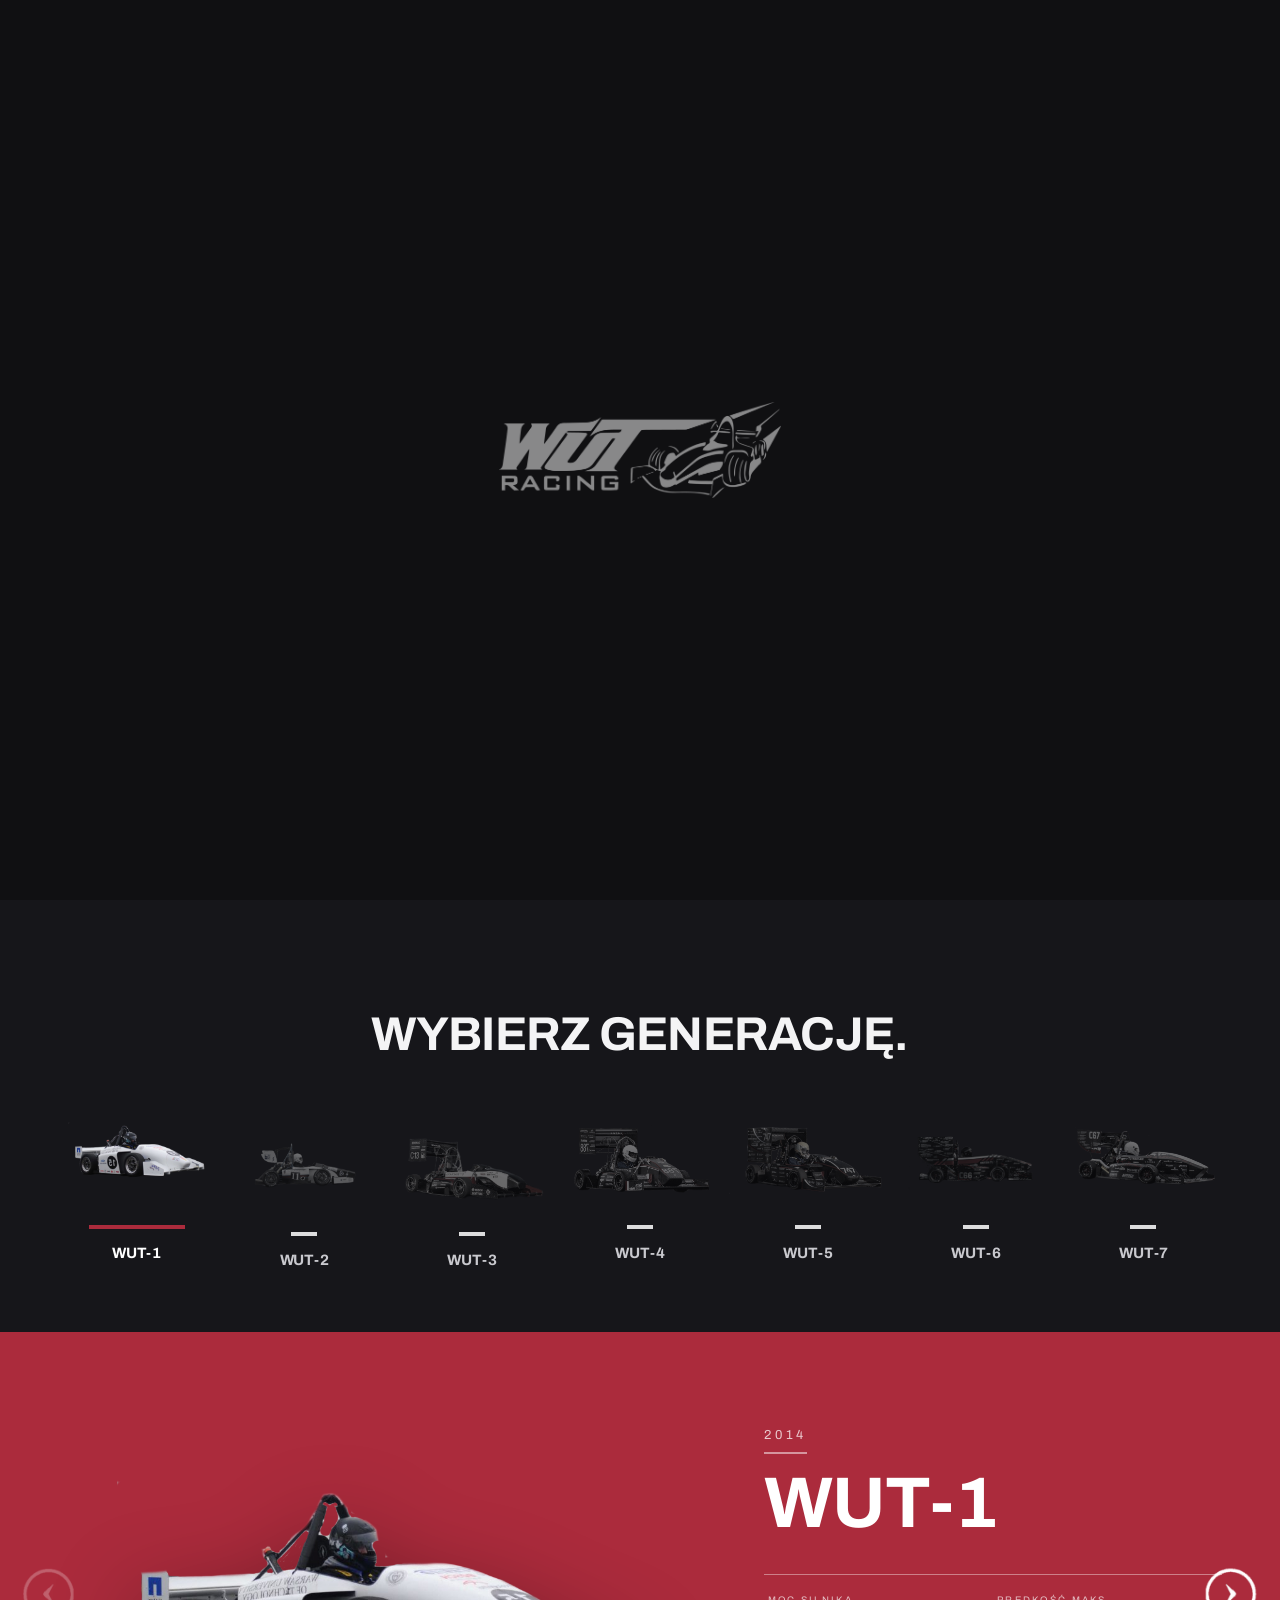
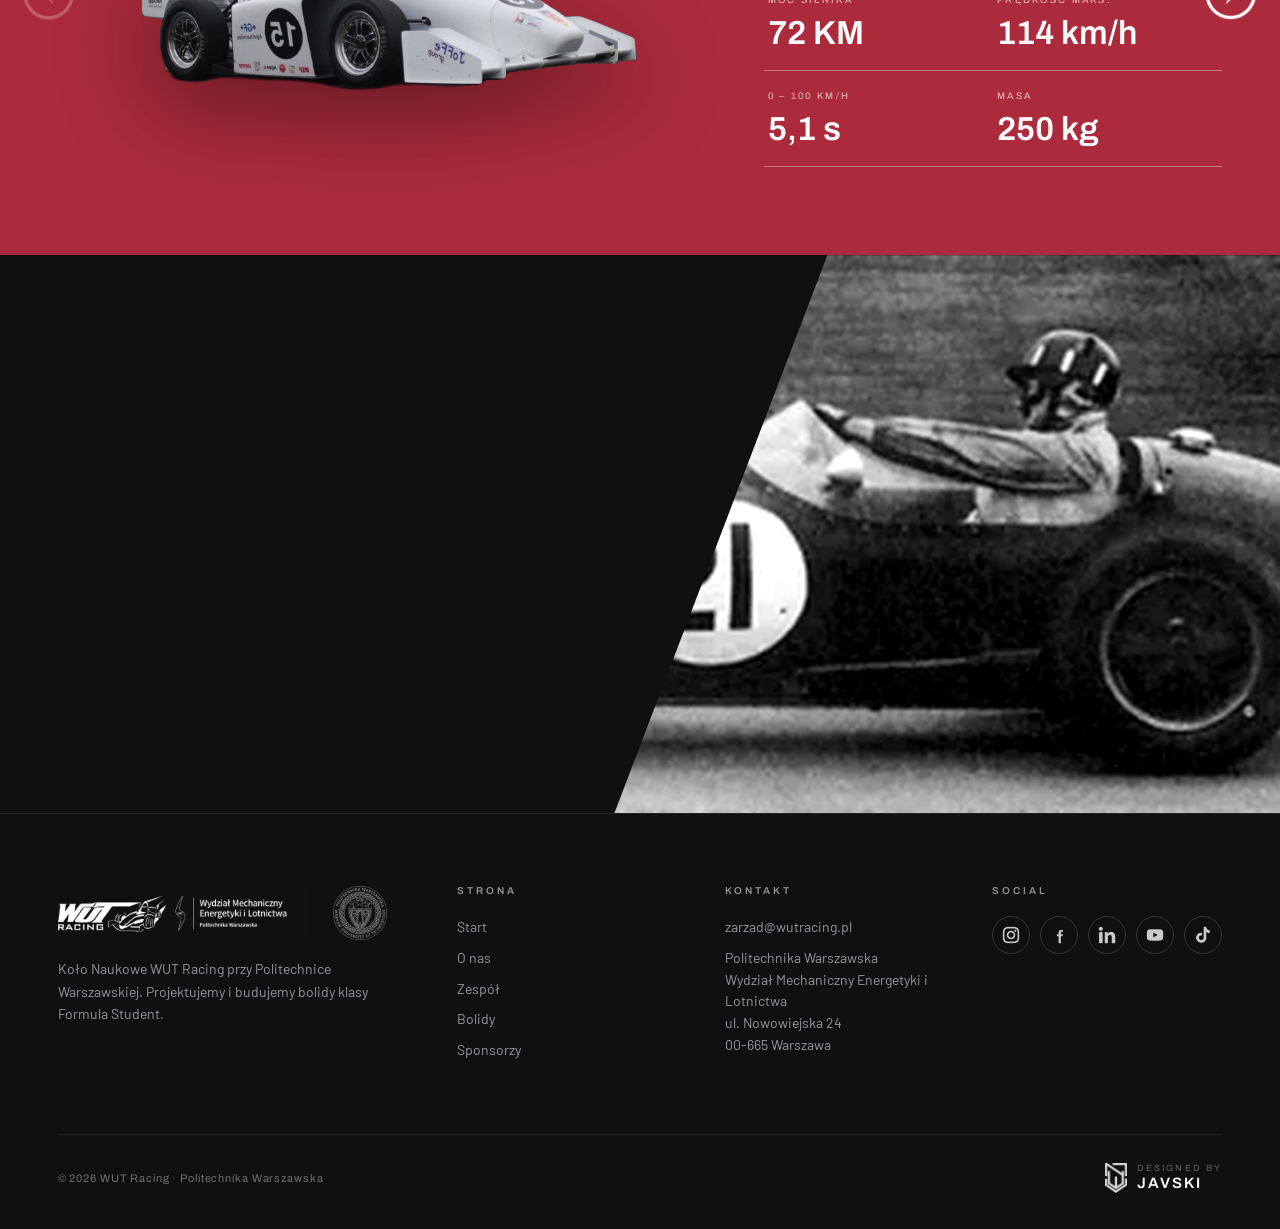
<file: bolidy.html>
<!DOCTYPE html>
<html lang="pl">
<head>
    <meta charset="UTF-8">
    <meta name="viewport" content="width=device-width, initial-scale=1.0">
    <title>Bolidy — WUT Racing</title>
    <meta name="description" content="Wszystkie generacje bolidów WUT Racing — od WUT-1 do WUT-7.">

    <link rel="preconnect" href="https://fonts.googleapis.com">
    <link rel="preconnect" href="https://fonts.gstatic.com" crossorigin>
    <link href="https://fonts.googleapis.com/css2?family=Archivo:wght@400;500;600;700&family=Barlow:wght@400;500;600&display=swap" rel="stylesheet">
    <link rel="stylesheet" href="css/main.css">
    <link rel="stylesheet" href="css/home.css">
    <link rel="stylesheet" href="css/pages.css">
</head>
<body data-page="cars">

    <section class="hero hero-photo-mode">
        <div class="hero-carousel" id="hero-carousel">

            <div class="hero-slide is-active" data-slide="0">
                <div class="hero-photo">
                    <img src="assets/cars-1.jpg" alt="Bolid WUT Racing">
                </div>
                <div class="hero-photo-overlay"></div>
                <div class="hero-photo-content">
                    <h1 class="hero-photo-headline" data-i18n="cars.hero1">Siedem generacji<br>jedno DNA</h1>
                    <a href="#cars-start" class="hero-discover">
                        <span data-i18n="cars.heroCta">Zobacz oś czasu</span> <span class="disc-arrow">→</span>
                    </a>
                </div>
            </div>

            <div class="hero-slide" data-slide="1">
                <div class="hero-photo">
                    <img src="assets/cars-2.jpg" alt="Bolid WUT Racing na torze" loading="lazy">
                </div>
                <div class="hero-photo-overlay"></div>
                <div class="hero-photo-content">
                    <h1 class="hero-photo-headline" data-i18n="cars.hero2">Inżynieria<br>w detalu</h1>
                    <a href="#cars-start" class="hero-discover">
                        <span data-i18n="cars.heroCta2">Wybierz bolid</span> <span class="disc-arrow">→</span>
                    </a>
                </div>
            </div>

        </div>

        <div class="hero-dots" id="hero-dots">
            <button class="hero-dot is-active" data-go="0" aria-label="Slajd 1"></button>
            <button class="hero-dot" data-go="1" aria-label="Slajd 2"></button>
        </div>

    </section>

    <span id="cars-start"></span>
    <section class="cars-timeline-section">
        <div class="cars-timeline-head">
            <span class="eyebrow" data-i18n="cars.timelineEyebrow">Oś czasu</span>
            <h2 class="h-1" style="margin-top: 12px;" data-i18n="cars.timelineTitle">Wybierz <span class="text-accent">generację</span>.</h2>
        </div>
        <div class="cars-timeline" id="cars-timeline">
            <div class="cars-timeline-line"></div>
            <div class="cars-timeline-track" id="cars-timeline-track"></div>
        </div>
    </section>

    <section class="car-show-section">
        <button class="car-nav car-prev" id="car-prev" type="button" aria-label="Poprzedni bolid"></button>
        <div id="active-car-panel"></div>
        <button class="car-nav car-next" id="car-next" type="button" aria-label="Następny bolid"></button>
    </section>

    <section class="quote-strip quote-chapman">
        <div class="quote-body reveal">
            <blockquote class="quote-text" data-i18n="quote.chapman">
                Dodawanie mocy przyspiesza na prostych; ujmowanie masy przyspiesza wszędzie.
            </blockquote>
            <p class="quote-author">~Colin Chapman</p>
        </div>
        <div class="quote-photo">
            <img src="assets/media/chapman.jpg" alt="Colin Chapman" loading="lazy"
                 onerror="this.parentElement.classList.add('is-empty'); this.remove();">
        </div>
    </section>

    <script src="dane/teksty.js"></script>
    <script src="js/i18n.js"></script>
    <script src="js/dane.js"></script>
    <script type="module" src="js/cars.js"></script>
    <script src="js/common.js"></script>
    <script src="js/animations.js"></script>
</body>
</html>
</file>
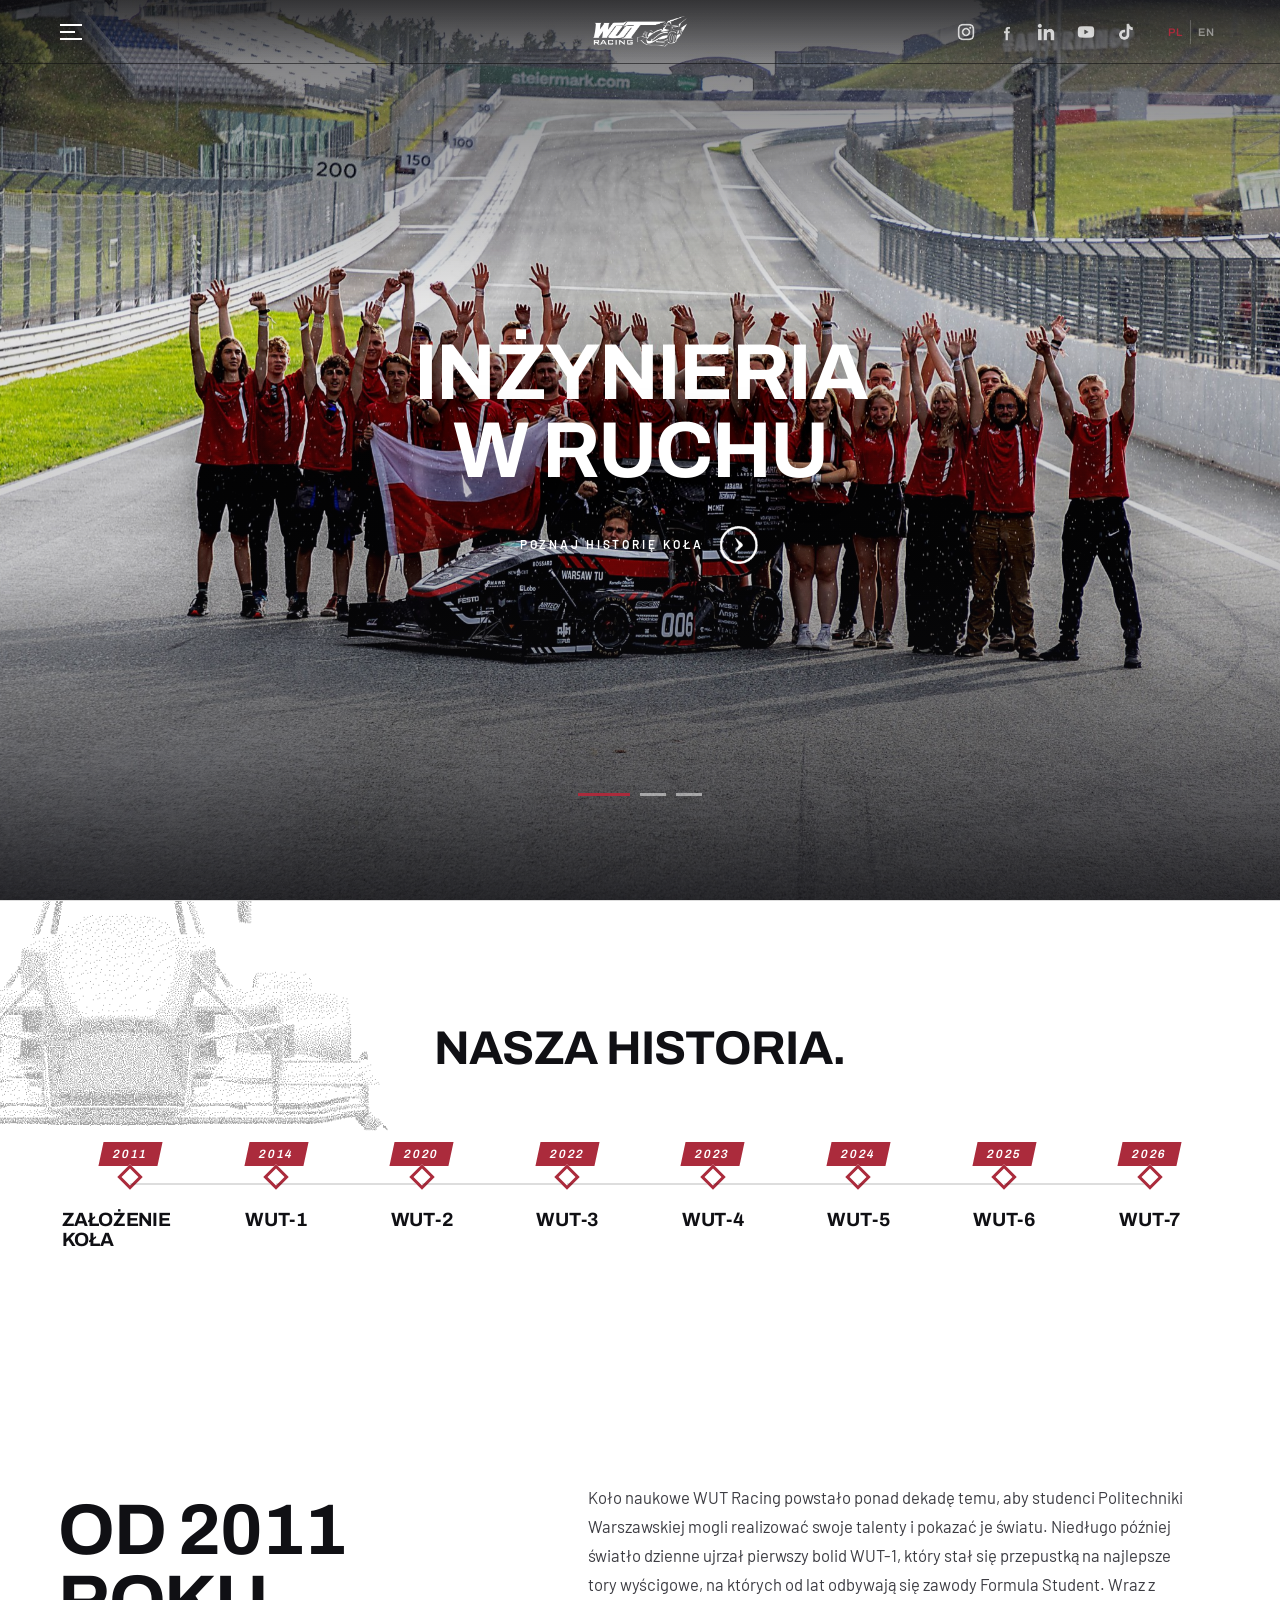
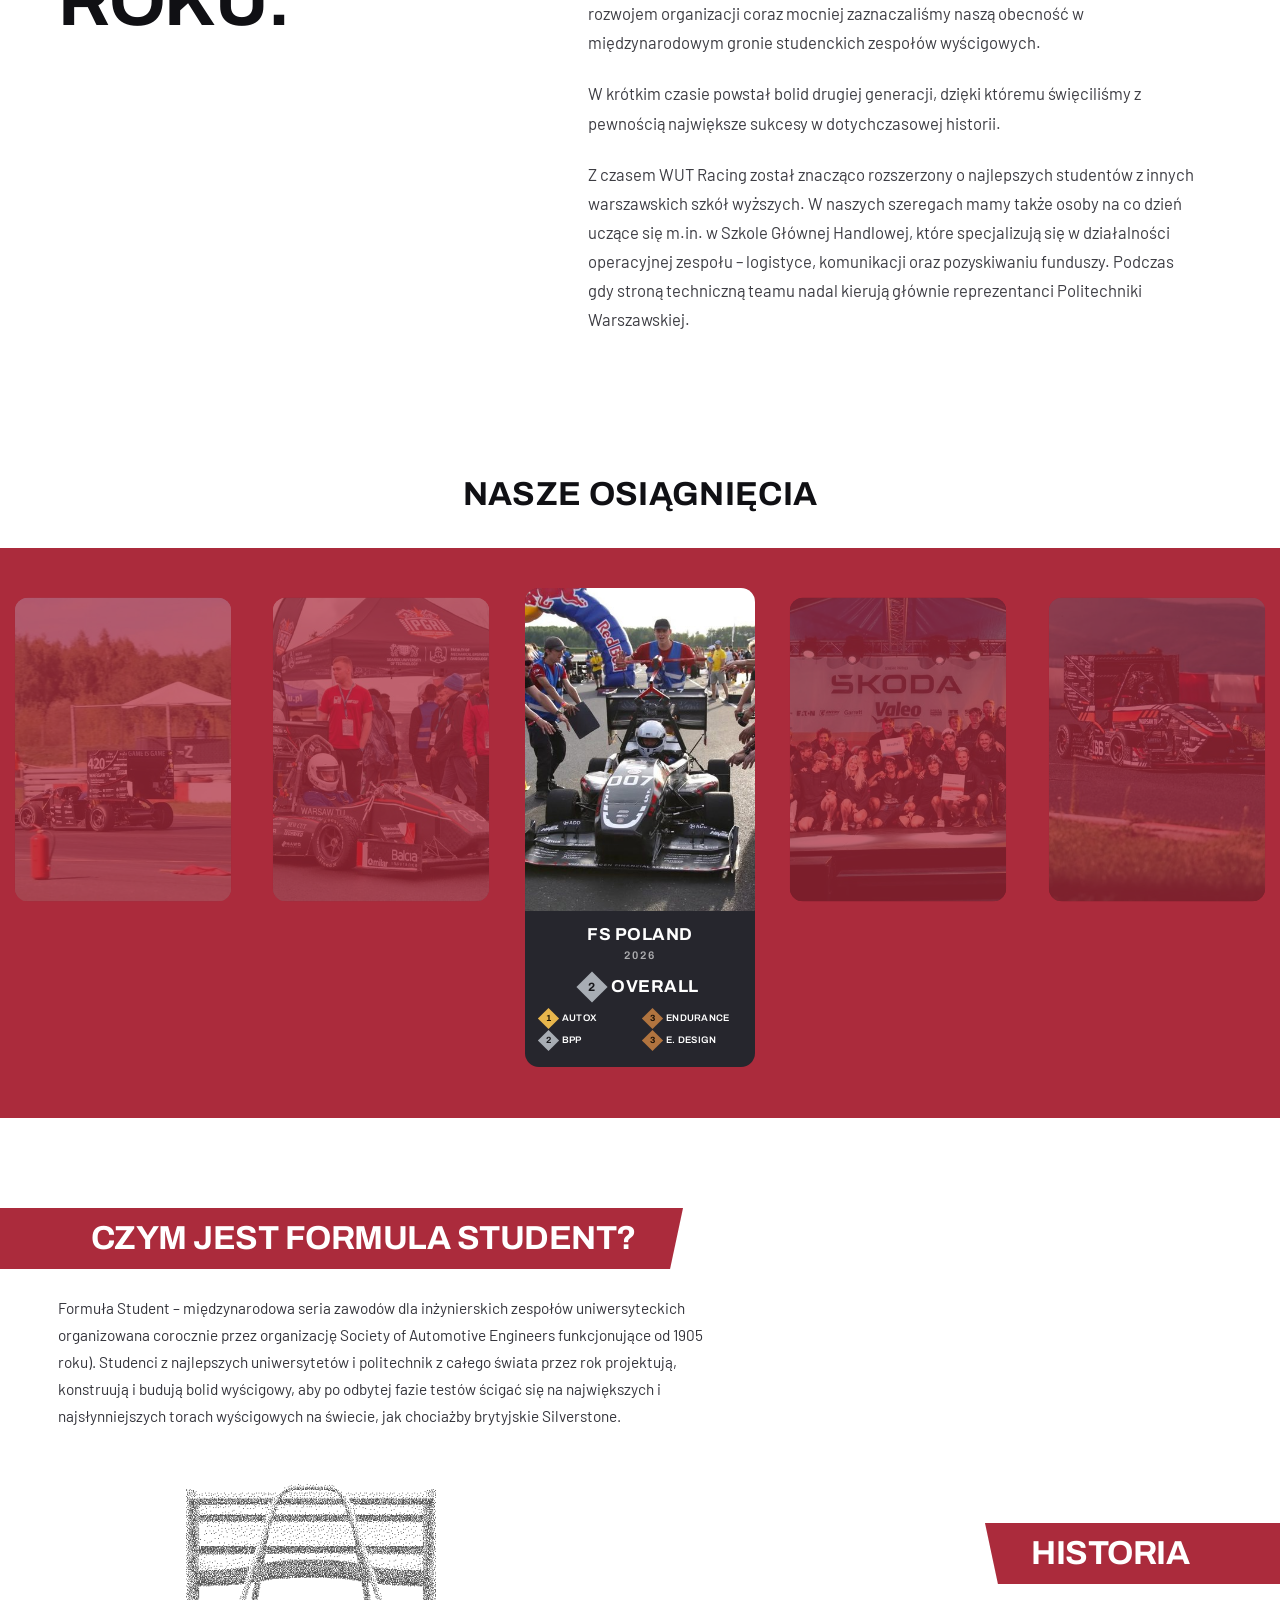
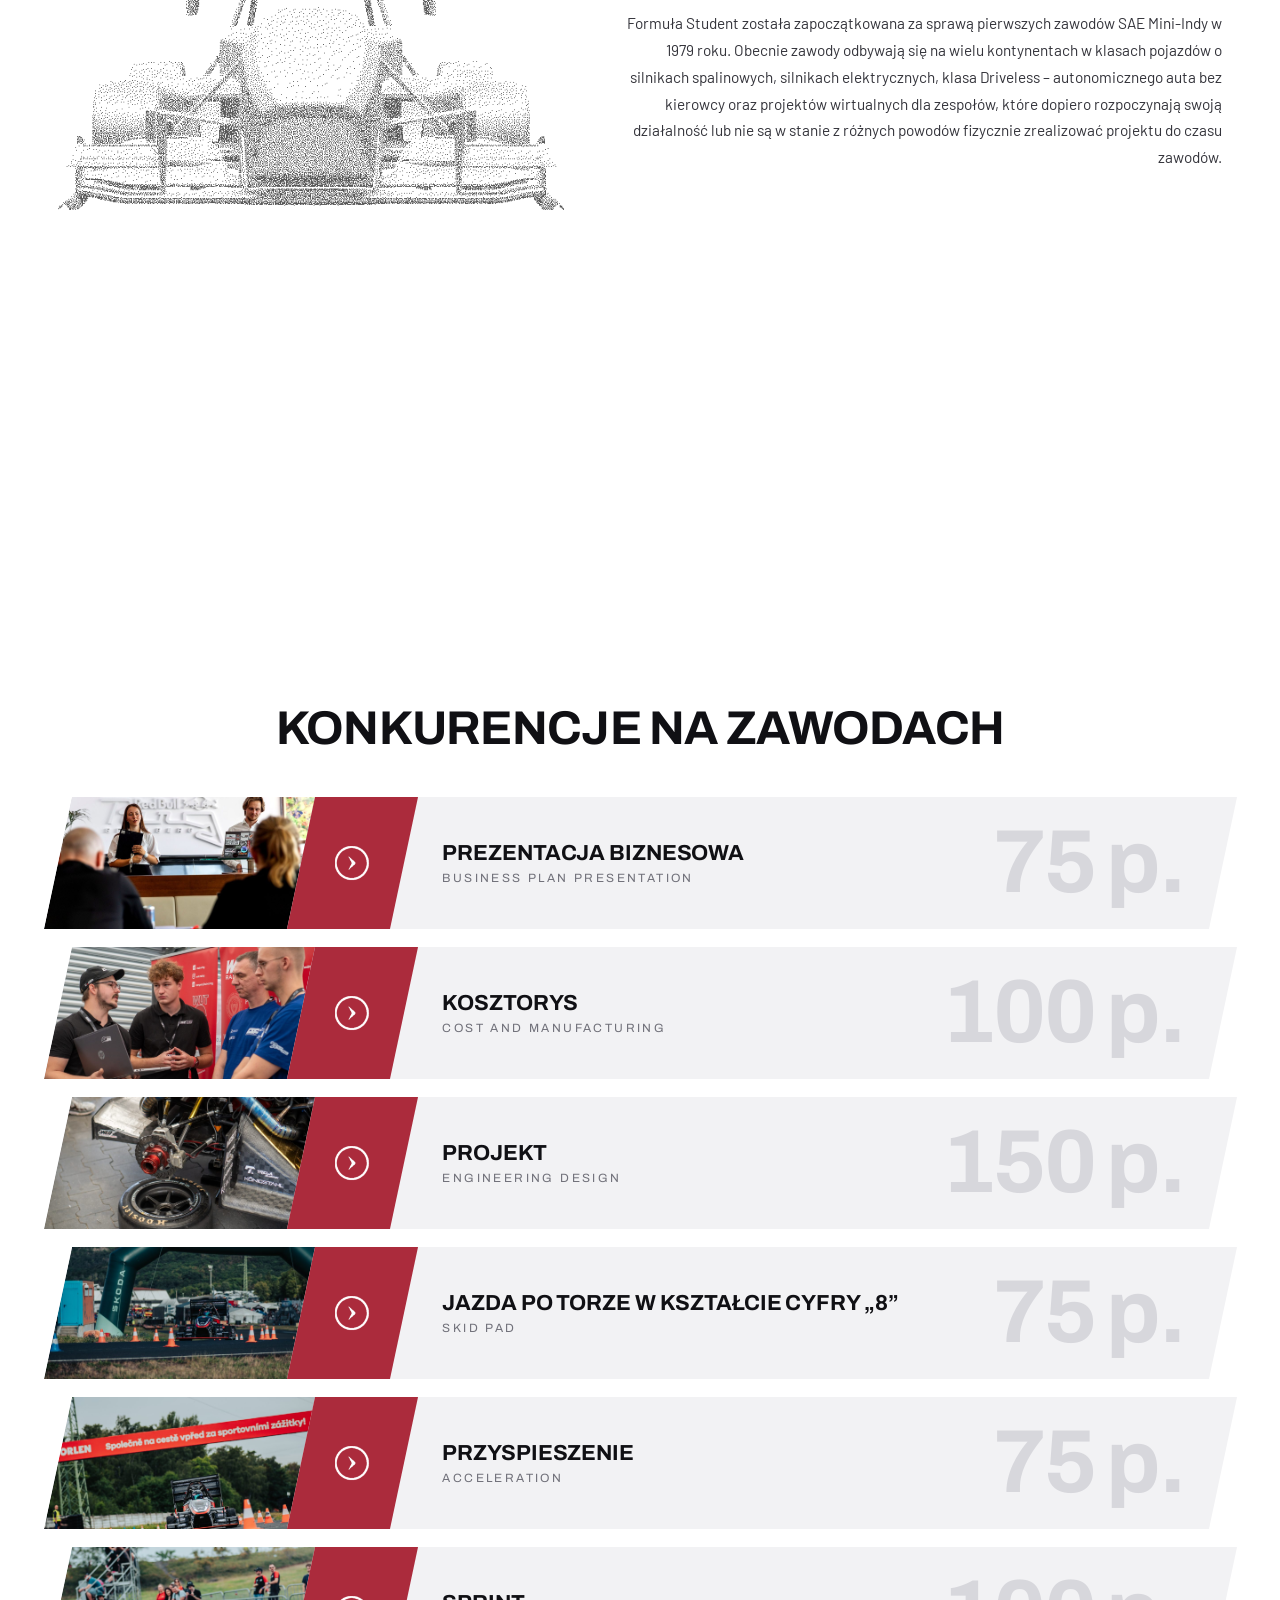
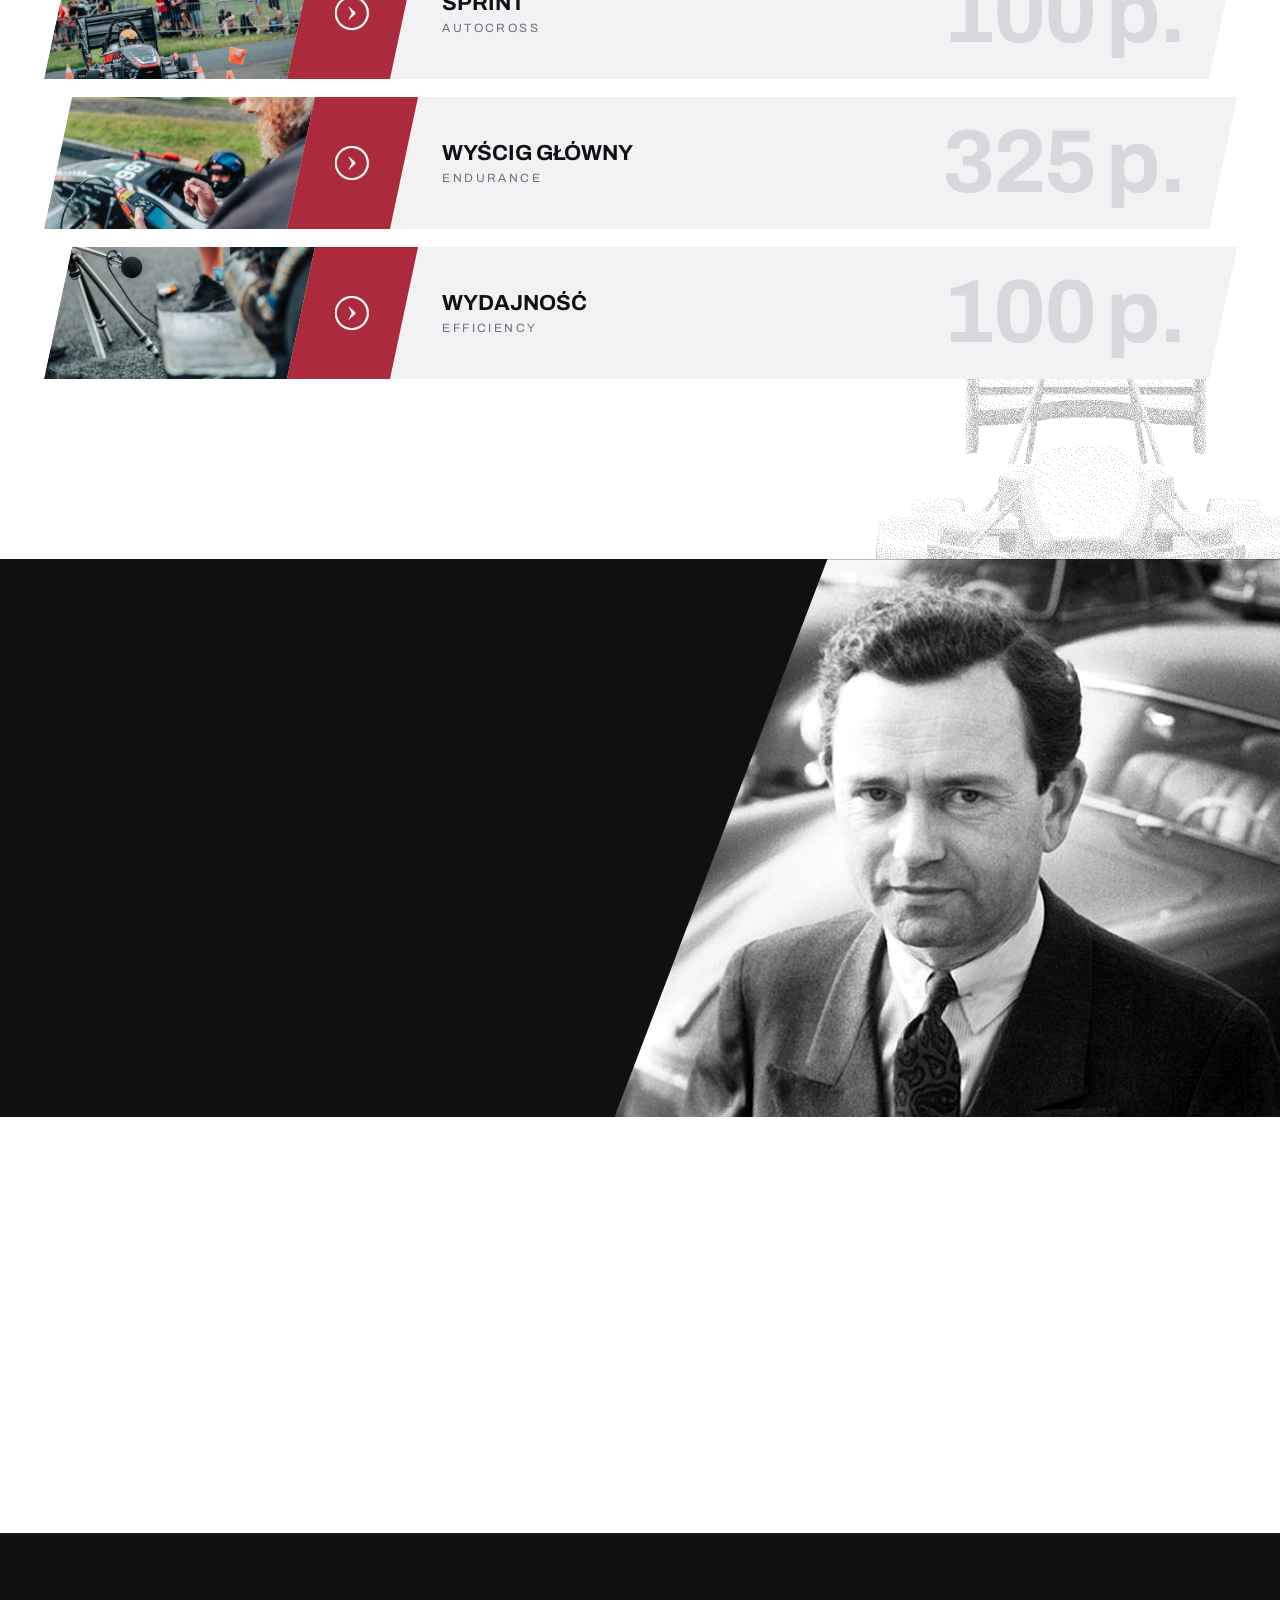
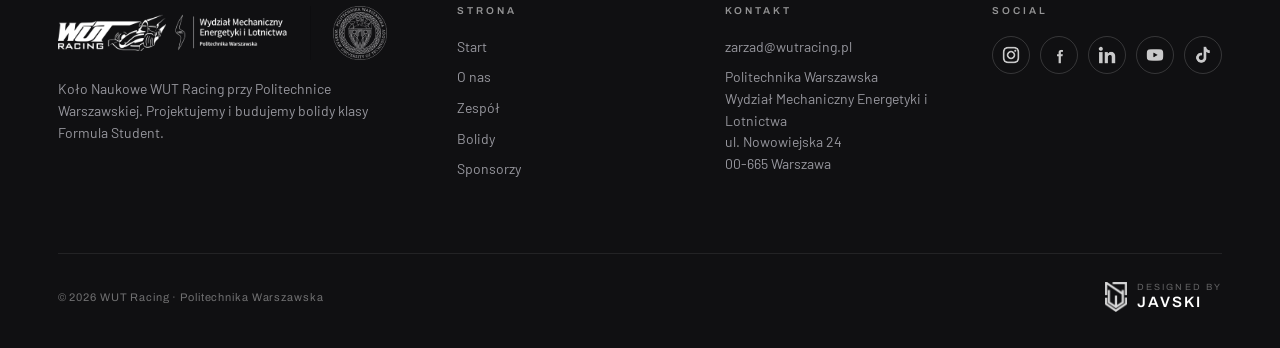
<file: o-nas.html>
<!DOCTYPE html>
<html lang="pl">
<head>
    <meta charset="UTF-8">
    <meta name="viewport" content="width=device-width, initial-scale=1.0">
    <title>O nas — WUT Racing</title>
    <meta name="description" content="Poznaj WUT Racing — Koło Naukowe przy Politechnice Warszawskiej.">

    <link rel="preconnect" href="https://fonts.googleapis.com">
    <link rel="preconnect" href="https://fonts.gstatic.com" crossorigin>
    <link href="https://fonts.googleapis.com/css2?family=Archivo:wght@400;500;600;700&family=Barlow:wght@400;500;600&display=swap" rel="stylesheet">
    <link rel="stylesheet" href="css/main.css">
    <link rel="stylesheet" href="css/home.css">
    <link rel="stylesheet" href="css/pages.css">
</head>
<body data-page="about">

    <section class="hero hero-photo-mode">
        <div class="hero-carousel" id="hero-carousel">

            <div class="hero-slide is-active" data-slide="0">
                <div class="hero-photo">
                    <img src="assets/about-1.jpg" alt="Zespół WUT Racing">
                </div>
                <div class="hero-photo-overlay"></div>
                <div class="hero-photo-content">
                    <h1 class="hero-photo-headline" data-i18n="about.hero1">Inżynieria<br>w ruchu</h1>
                    <a href="#about-start" class="hero-discover">
                        <span data-i18n="about.heroCta">Poznaj historię koła</span> <span class="disc-arrow">→</span>
                    </a>
                </div>
            </div>

            <div class="hero-slide" data-slide="1">
                <div class="hero-photo">
                    <img src="assets/about-2.jpg" alt="WUT Racing w boksie" loading="lazy">
                </div>
                <div class="hero-photo-overlay"></div>
                <div class="hero-photo-content">
                    <h1 class="hero-photo-headline" data-i18n="about.hero2">Jeden<br>zespół</h1>
                    <a href="zespol.html" class="hero-discover">
                        <span data-i18n="nav.team">Zespół</span> <span class="disc-arrow">→</span>
                    </a>
                </div>
            </div>

            <div class="hero-slide" data-slide="2">
                <div class="hero-photo">
                    <img src="assets/about-3.jpg" alt="Bolid WUT Racing na torze" loading="lazy">
                </div>
                <div class="hero-photo-overlay"></div>
                <div class="hero-photo-content">
                    <h1 class="hero-photo-headline" data-i18n="about.hero3">Od 2011<br>na torze</h1>
                    <a href="bolidy.html" class="hero-discover">
                        <span data-i18n="nav.cars">Bolidy</span> <span class="disc-arrow">→</span>
                    </a>
                </div>
            </div>

        </div>

        <div class="hero-dots" id="hero-dots">
            <button class="hero-dot is-active" data-go="0" aria-label="Slajd 1"></button>
            <button class="hero-dot" data-go="1" aria-label="Slajd 2"></button>
            <button class="hero-dot" data-go="2" aria-label="Slajd 3"></button>
        </div>

    </section>

    <section class="timeline paper-deco-tl">
        <div class="timeline-inner">
            <div class="timeline-head reveal">
                <span class="eyebrow" data-i18n="about.timelineEyebrow">Linia czasu</span>
                <h2 class="h-1" style="margin-top: 16px;" data-i18n="about.timelineTitle">Nasza <span class="text-accent">historia</span>.</h2>
            </div>

                <ol class="timeline-track">
                    <li class="timeline-item reveal">
                        <span class="timeline-year">2011</span>
                        <span class="timeline-title" data-i18n="about.tl.2011.t">Założenie koła</span>
                    </li>
                    <li class="timeline-item reveal">
                        <span class="timeline-year">2014</span>
                        <span class="timeline-title">WUT-1</span>
                    </li>
                    <li class="timeline-item reveal">
                        <span class="timeline-year">2020</span>
                        <span class="timeline-title">WUT-2</span>
                    </li>
                    <li class="timeline-item reveal">
                        <span class="timeline-year">2022</span>
                        <span class="timeline-title">WUT-3</span>
                    </li>
                    <li class="timeline-item reveal">
                        <span class="timeline-year">2023</span>
                        <span class="timeline-title">WUT-4</span>
                    </li>
                    <li class="timeline-item reveal">
                        <span class="timeline-year">2024</span>
                        <span class="timeline-title">WUT-5</span>
                    </li>
                    <li class="timeline-item reveal">
                        <span class="timeline-year">2025</span>
                        <span class="timeline-title">WUT-6</span>
                    </li>
                    <li class="timeline-item reveal">
                        <span class="timeline-year">2026</span>
                        <span class="timeline-title">WUT-7</span>
                    </li>
                </ol>
        </div>
    </section>

    <section class="about-intro" id="about-start">
        <div class="about-intro-inner">
        <div class="reveal">
            <span class="eyebrow" data-i18n="about.historyEyebrow">Historia koła</span>
            <h2 class="h-2" style="margin-top: 12px;" data-i18n="about.historyTitle">Od 2011 roku.</h2>
        </div>
        <div class="text reveal" data-delay="2">
            <p data-i18n="about.history.p1">
                Koło naukowe WUT Racing powstało ponad dekadę temu, aby studenci
                Politechniki Warszawskiej mogli realizować swoje talenty i pokazać je światu.
                Niedługo później światło dzienne ujrzał pierwszy bolid WUT-1, który stał się
                przepustką na najlepsze tory wyścigowe, na których od lat odbywają się zawody
                Formula Student. Wraz z rozwojem organizacji coraz mocniej zaznaczaliśmy naszą
                obecność w międzynarodowym gronie studenckich zespołów wyścigowych.
            </p>
            <p data-i18n="about.history.p2">
                W krótkim czasie powstał bolid drugiej generacji, dzięki któremu święciliśmy
                z pewnością największe sukcesy w dotychczasowej historii.
            </p>
            <p data-i18n="about.history.p3">
                Z czasem WUT Racing został znacząco rozszerzony o najlepszych studentów z innych
                warszawskich szkół wyższych. W naszych szeregach mamy także osoby na co dzień
                uczące się m.in. w Szkole Głównej Handlowej, które specjalizują się w działalności
                operacyjnej zespołu – logistyce, komunikacji oraz pozyskiwaniu funduszy. Podczas
                gdy stroną techniczną teamu nadal kierują głównie reprezentanci Politechniki
                Warszawskiej.
            </p>
        </div>
        </div>
    </section>

    <section class="ach-sec">
        <h2 class="ach-sec-title reveal" data-i18n="about.achTitle">Nasze osiągnięcia</h2>
        <div class="ach-band">
            <div class="ach-rail" id="ach-rail" role="group" aria-label="Osiągnięcia na zawodach">
                <div class="ach-track" id="ach-track"></div>
            </div>
        </div>
    </section>

    <section class="fs-about">
        <div class="fs-about-inner">

            <div class="fs-block reveal">
                <h2 class="fs-head" data-i18n="fs.whatTitle">Czym jest Formula Student?</h2>
                <p class="fs-text" data-i18n="fs.whatText">
                    Formuła Student – międzynarodowa seria zawodów dla inżynierskich zespołów uniwersyteckich
                    organizowana corocznie przez organizację Society of Automotive Engineers funkcjonujące od 1905
                    roku). Studenci z najlepszych uniwersytetów i politechnik z całego świata przez rok projektują,
                    konstruują i budują bolid wyścigowy, aby po odbytej fazie testów ścigać się na największych i
                    najsłynniejszych torach wyścigowych na świecie, jak chociażby brytyjskie Silverstone.
                </p>
            </div>

            <div class="fs-split">
                <div class="fs-figure reveal">
                    <img src="assets/media/bolid-tlo.png" alt="" loading="lazy">
                </div>
                <div class="fs-block is-right reveal">
                    <h2 class="fs-head" data-i18n="fs.histTitle">Historia</h2>
                    <p class="fs-text" data-i18n="fs.histText">
                        Formuła Student została zapoczątkowana za sprawą pierwszych zawodów SAE Mini-Indy w 1979 roku.
                        Obecnie zawody odbywają się na wielu kontynentach w klasach pojazdów o silnikach spalinowych,
                        silnikach elektrycznych, klasa Driveless – autonomicznego auta bez kierowcy oraz projektów
                        wirtualnych dla zespołów, które dopiero rozpoczynają swoją działalność lub nie są w stanie z różnych
                        powodów fizycznie zrealizować projektu do czasu zawodów.
                    </p>
                </div>
            </div>

        </div>
    </section>

    <!-- konkurencje przesuwaja sie po CTA, ktore czeka pod spodem -->
    <div class="breaker" role="img" aria-label="Bolidy WUT Racing w padoku przed startem"></div>

    <div class="reveal-stack">
        <section class="fs-races-sec paper-deco-br">
            <div class="fs-races-inner">
                <h2 class="h-1 fs-races-title reveal" data-i18n="fs.racesTitle">Konkurencje na zawodach</h2>
                <div class="fs-races">
                    <div class="fs-race reveal">
                        <button class="fs-race-head" type="button" aria-expanded="false" aria-controls="fs-panel-bpp">
                            <span class="fs-race-photo"><img src="assets/media/fs/prezentacja.jpg" alt="" loading="lazy"></span>
                            <span class="fs-race-arrow" aria-hidden="true"></span>
                            <span class="fs-race-main">
                                <span class="fs-race-pts" aria-hidden="true">75<i>p.</i></span>
                                <span class="fs-race-label">
                                    <span class="fs-race-name" data-i18n="fs.bpp.n">Prezentacja biznesowa</span>
                                    <span class="fs-race-en">Business Plan Presentation</span>
                                </span>
                                <span class="sr-only" data-i18n="fs.bpp.p">75 punktów</span>
                            </span>
                        </button>
                        <div class="fs-race-panel" id="fs-panel-bpp" hidden>
                            <p data-i18n="fs.bpp.d">
                                Prezentacja, której celem jest zasymulowanie przez zespół założenia firmy, której produkt musi
                                wywodzić się bezpośrednio z bolidu (tj. wykorzystanych technologii, symulacji, danych).
                                Zadaniem jest uczynić realny i skalowalny projekt biznesu. Osoby prowadzące 10 minutową
                                prezentację przed komisją sędziowską odgrywają rolę starających się o pozyskanie wkładu
                                finansowego do ich nowego przedsięwzięcia przez inwestorów.
                            </p>
                        </div>
                    </div>
                    <div class="fs-race reveal">
                        <button class="fs-race-head" type="button" aria-expanded="false" aria-controls="fs-panel-cost">
                            <span class="fs-race-photo"><img src="assets/media/fs/kosztorys.jpg" alt="" loading="lazy"></span>
                            <span class="fs-race-arrow" aria-hidden="true"></span>
                            <span class="fs-race-main">
                                <span class="fs-race-pts" aria-hidden="true">100<i>p.</i></span>
                                <span class="fs-race-label">
                                    <span class="fs-race-name" data-i18n="fs.cost.n">Kosztorys</span>
                                    <span class="fs-race-en">Cost and Manufacturing</span>
                                </span>
                                <span class="sr-only" data-i18n="fs.cost.p">100 punktów</span>
                            </span>
                        </button>
                        <div class="fs-race-panel" id="fs-panel-cost" hidden>
                            <p data-i18n="fs.cost.d">
                                Konkurencja, podczas której reprezentanci zespołu prezentują kosztorys całego bolidu ze szczegółowym
                                podziałem na najdrobniejsze jego elementy. Idea Cost’a polega na symulacji implementacji
                                optymalizacji produkcji bolidów w fabryce. W związku z tym uwzględnia się produkcję każdego z
                                kilkuset elementów składowych bolidu od bryły sześciennej materiału (tudzież inną handlową postać
                                użytego surowca, dostępną i wyszczególniona w załącznikach do regulaminu) poprzez obróbkę
                                zastosowaną w rzeczywistym procesie wytwórczym elementu, aż po ustandaryzowany koszt montażu
                                elementu podczas złożenia bolidu.
                            </p>
                        </div>
                    </div>
                    <div class="fs-race reveal">
                        <button class="fs-race-head" type="button" aria-expanded="false" aria-controls="fs-panel-design">
                            <span class="fs-race-photo"><img src="assets/media/fs/projekt.jpg" alt="" loading="lazy"></span>
                            <span class="fs-race-arrow" aria-hidden="true"></span>
                            <span class="fs-race-main">
                                <span class="fs-race-pts" aria-hidden="true">150<i>p.</i></span>
                                <span class="fs-race-label">
                                    <span class="fs-race-name" data-i18n="fs.design.n">Projekt</span>
                                    <span class="fs-race-en">Engineering Design</span>
                                </span>
                                <span class="sr-only" data-i18n="fs.design.p">150 punktów</span>
                            </span>
                        </button>
                        <div class="fs-race-panel" id="fs-panel-design" hidden>
                            <p data-i18n="fs.design.d">
                                Najwyżej punktowana spośród konkurencji statycznych. Również polega na zmaganiu między członkami
                                zespołów a drużyną sędziów, będących specjalistami w poszczególnych dziedzinach konstrukcji takich
                                jak: zawieszenie, układ przeniesienia napędu, elektronika, aerodynamika, konstrukcja nośna,
                                kinematyka pojazdu i silnik. Jest to egzamin dla wiedzy i umiejętności inżynierskiej członków
                                zespołu, podczas którego muszą oni dowieść sędziom, że rozwiązania zastosowane przez nich w bolidzie
                                są wysokiej klasy lub przewyższają swoją wartością i pomysłem resztę zespołów.
                            </p>
                        </div>
                    </div>
                    <div class="fs-race reveal">
                        <button class="fs-race-head" type="button" aria-expanded="false" aria-controls="fs-panel-skidpad">
                            <span class="fs-race-photo"><img src="assets/media/fs/skidpad.jpg" alt="" loading="lazy"></span>
                            <span class="fs-race-arrow" aria-hidden="true"></span>
                            <span class="fs-race-main">
                                <span class="fs-race-pts" aria-hidden="true">75<i>p.</i></span>
                                <span class="fs-race-label">
                                    <span class="fs-race-name" data-i18n="fs.skidpad.n">Jazda po torze w kształcie cyfry „8”</span>
                                    <span class="fs-race-en">Skid Pad</span>
                                </span>
                                <span class="sr-only" data-i18n="fs.skidpad.p">75 punktów</span>
                            </span>
                        </button>
                        <div class="fs-race-panel" id="fs-panel-skidpad" hidden>
                            <p data-i18n="fs.skidpad.d">
                                Kierowca samochodu musi przejechać po 2 okrążenia na pętlach cyfry „8” w jak najkrótszym czasie i
                                przekroczyć zjazdową linię mety. Każda z drużyn ma prawo wystawić do udziału w konkurencji
                                maksymalnie 2 kierowców, z czego każdemu z kierowców przysługują po 2 przejazdy. Do klasyfikacji
                                liczy się najlepszy uzyskany przez zespół czas przejazdu. Konkurencja ma na celu zbadanie osiągów
                                zawdzięczanych pracy układów zawieszenia oraz aerodynamiki, podczas gdy bolid jest poddawany
                                względnie wysokim wartościom sił przeciążenia bocznego.
                            </p>
                        </div>
                    </div>
                    <div class="fs-race reveal">
                        <button class="fs-race-head" type="button" aria-expanded="false" aria-controls="fs-panel-accel">
                            <span class="fs-race-photo"><img src="assets/media/fs/przyspieszenie.jpg" alt="" loading="lazy"></span>
                            <span class="fs-race-arrow" aria-hidden="true"></span>
                            <span class="fs-race-main">
                                <span class="fs-race-pts" aria-hidden="true">75<i>p.</i></span>
                                <span class="fs-race-label">
                                    <span class="fs-race-name" data-i18n="fs.accel.n">Przyspieszenie</span>
                                    <span class="fs-race-en">Acceleration</span>
                                </span>
                                <span class="sr-only" data-i18n="fs.accel.p">75 punktów</span>
                            </span>
                        </button>
                        <div class="fs-race-panel" id="fs-panel-accel" hidden>
                            <p data-i18n="fs.accel.d">
                                Konkurencja polega na jak najszybszym pokonaniu przez samochód dystansu 75 metrów, przyspieszając z
                                linii startu od 0 km/h. Każda z drużyn ma prawo wystawić do udziału w konkurencji maksymalnie 2
                                kierowców, z czego każdemu z kierowców przysługują po 2 przejazdy. Do klasyfikacji liczy się
                                najlepszy uzyskany przez zespół czas przejazdu.
                            </p>
                        </div>
                    </div>
                    <div class="fs-race reveal">
                        <button class="fs-race-head" type="button" aria-expanded="false" aria-controls="fs-panel-autocross">
                            <span class="fs-race-photo"><img src="assets/media/fs/sprint.jpg" alt="" loading="lazy"></span>
                            <span class="fs-race-arrow" aria-hidden="true"></span>
                            <span class="fs-race-main">
                                <span class="fs-race-pts" aria-hidden="true">100<i>p.</i></span>
                                <span class="fs-race-label">
                                    <span class="fs-race-name" data-i18n="fs.autocross.n">Sprint</span>
                                    <span class="fs-race-en">Autocross</span>
                                </span>
                                <span class="sr-only" data-i18n="fs.autocross.p">100 punktów</span>
                            </span>
                        </button>
                        <div class="fs-race-panel" id="fs-panel-autocross" hidden>
                            <p data-i18n="fs.autocross.d">
                                W dyscyplinie ważne jest pokonanie 1 okrążenia z linii startu do linii mety w jak najkrótszym
                                czasie. Każda z drużyn ma prawo wystawić do udziału w konkurencji maksymalnie 2 kierowców, z czego
                                każdemu z kierowców przysługują po 2 przejazdy. Do klasyfikacji liczy się najlepszy uzyskany przez
                                zespół czas przejazdu.
                            </p>
                        </div>
                    </div>
                    <div class="fs-race reveal">
                        <button class="fs-race-head" type="button" aria-expanded="false" aria-controls="fs-panel-endurance">
                            <span class="fs-race-photo"><img src="assets/media/fs/endurance.jpg" alt="" loading="lazy"></span>
                            <span class="fs-race-arrow" aria-hidden="true"></span>
                            <span class="fs-race-main">
                                <span class="fs-race-pts" aria-hidden="true">325<i>p.</i></span>
                                <span class="fs-race-label">
                                    <span class="fs-race-name" data-i18n="fs.endurance.n">Wyścig główny</span>
                                    <span class="fs-race-en">Endurance</span>
                                </span>
                                <span class="sr-only" data-i18n="fs.endurance.p">325 punktów</span>
                            </span>
                        </button>
                        <div class="fs-race-panel" id="fs-panel-endurance" hidden>
                            <p data-i18n="fs.endurance.d">
                                Najważniejsza z konkurencji zarówno pod kątem emocji, testu dla samochodu jak również zdobyczy
                                punktowej. Wyścig składa się z 23 okrążeń, gdzie pierwszy kierowca pokonuje 11, a drugi jedzie aż do
                                mety ostatniego. Czas przejazdów wyścigu jest momentem kulminacyjnym zawodów Formuły Student.
                                Kolejność startu bolidów jest określona odwrotnie do wyników z konkurencji sprintu tak, że jako
                                ostatni jadą najszybsi. Jednocześnie na torze może jechać 5 bolidów, co stanowi wyjątek od reszty
                                zawodów, gdzie w przebiegu wszystkich pozostałych konkurencji, a także warunków korzystania z areny
                                rozgrzewkowej, tylko 1 auto może jeździć. Tor ma szerokość, która uniemożliwia jazdę 2 aut obok
                                siebie oraz manewr wyprzedzania. To sprawia, że podczas wyścigu głównego od kierowców wymagana jest
                                zdwojona ostrożność, sprawne kontrolowanie sytuacji na torze oraz jego drożności.
                            </p>
                        </div>
                    </div>
                    <div class="fs-race reveal">
                        <button class="fs-race-head" type="button" aria-expanded="false" aria-controls="fs-panel-efficiency">
                            <span class="fs-race-photo"><img src="assets/media/fs/wydajnosc.jpg" alt="" loading="lazy"></span>
                            <span class="fs-race-arrow" aria-hidden="true"></span>
                            <span class="fs-race-main">
                                <span class="fs-race-pts" aria-hidden="true">100<i>p.</i></span>
                                <span class="fs-race-label">
                                    <span class="fs-race-name" data-i18n="fs.efficiency.n">Wydajność</span>
                                    <span class="fs-race-en">Efficiency</span>
                                </span>
                                <span class="sr-only" data-i18n="fs.efficiency.p">100 punktów</span>
                            </span>
                        </button>
                        <div class="fs-race-panel" id="fs-panel-efficiency" hidden>
                            <p data-i18n="fs.efficiency.d">
                                Do oceny w tej kategorii sędziowie poddają ilość zużytego przez samochód paliwa lub prądu w trakcie
                                odbywanych konkurencji dynamicznych. Konstrukcje zużywające najmniej energii otrzymują najwięcej
                                punktów.
                            </p>
                        </div>
                    </div>
                </div>
            </div>
        </section>

        <section class="quote-strip quote-porsche">
            <div class="quote-body reveal">
                <blockquote class="quote-text" data-i18n="quote.porsche">
                    Na początku rozejrzałem się dookoła i nie znalazłem samochodu, o jakim marzyłem. Postanowiłem więc zbudować go sam.
                </blockquote>
                <p class="quote-author">~Ferry Porsche</p>
            </div>
            <div class="quote-photo">
                <img src="assets/media/porsche.jpg" alt="Ferry Porsche" loading="lazy"
                     onerror="this.parentElement.classList.add('is-empty'); this.remove();">
            </div>
        </section>

        <section class="cta-strip">
            <div class="cta-strip-inner">
                <div class="reveal">
                    <h2 class="h-1" style="margin-top: 24px;" data-i18n="about.ctaTitle">Poznaj nasz <span class="text-accent">zespół</span>.</h2>
                </div>
                <div class="cta-actions reveal" data-delay="2">
                    <a href="zespol.html" class="btn btn-primary btn-arrow" data-i18n="nav.team">Zespół</a>
                    <a href="bolidy.html" class="btn btn-ghost btn-arrow" data-i18n="nav.cars">Bolidy</a>
                </div>
            </div>
        </section>
    </div>

    <script src="dane/teksty.js"></script>
    <script src="js/i18n.js"></script>
    <script src="js/dane.js"></script>
    <script src="js/achievements.js"></script>
    <script src="js/common.js"></script>
    <script src="js/animations.js"></script>
</body>
</html>
</file>
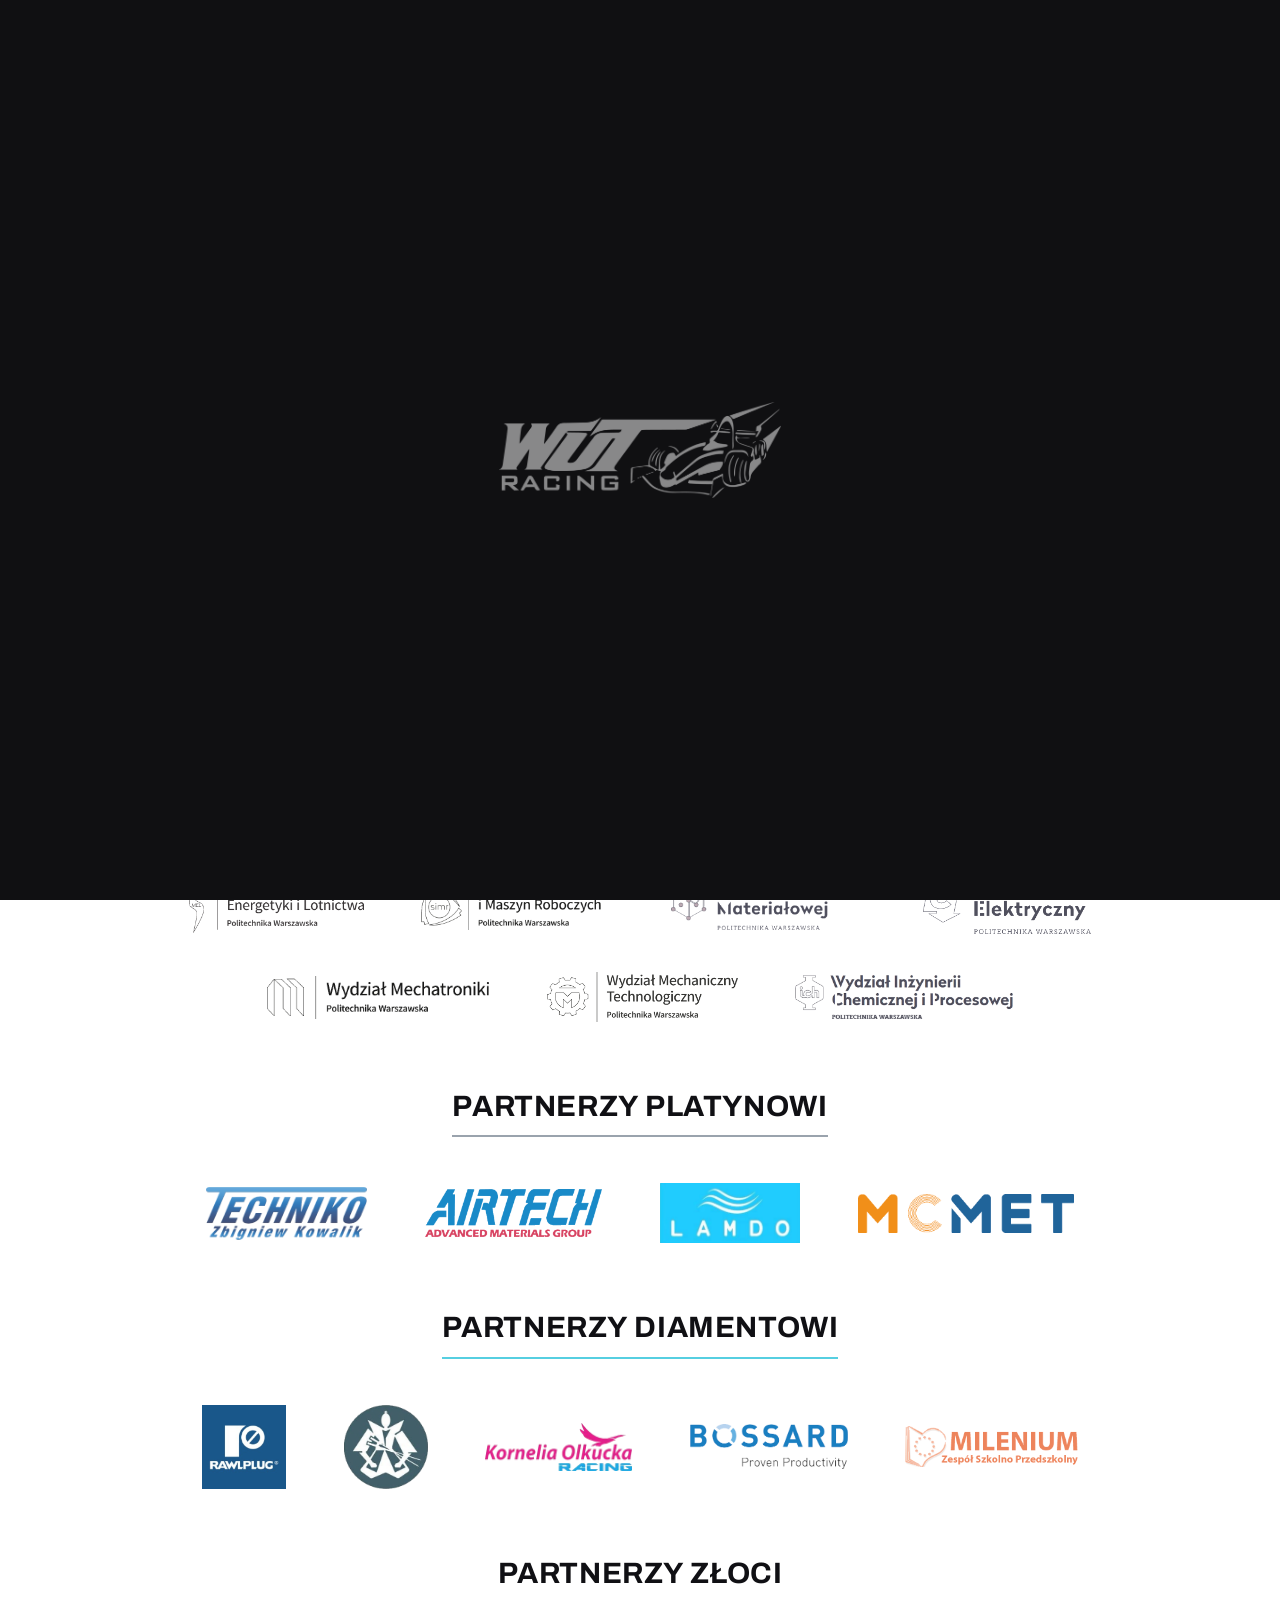
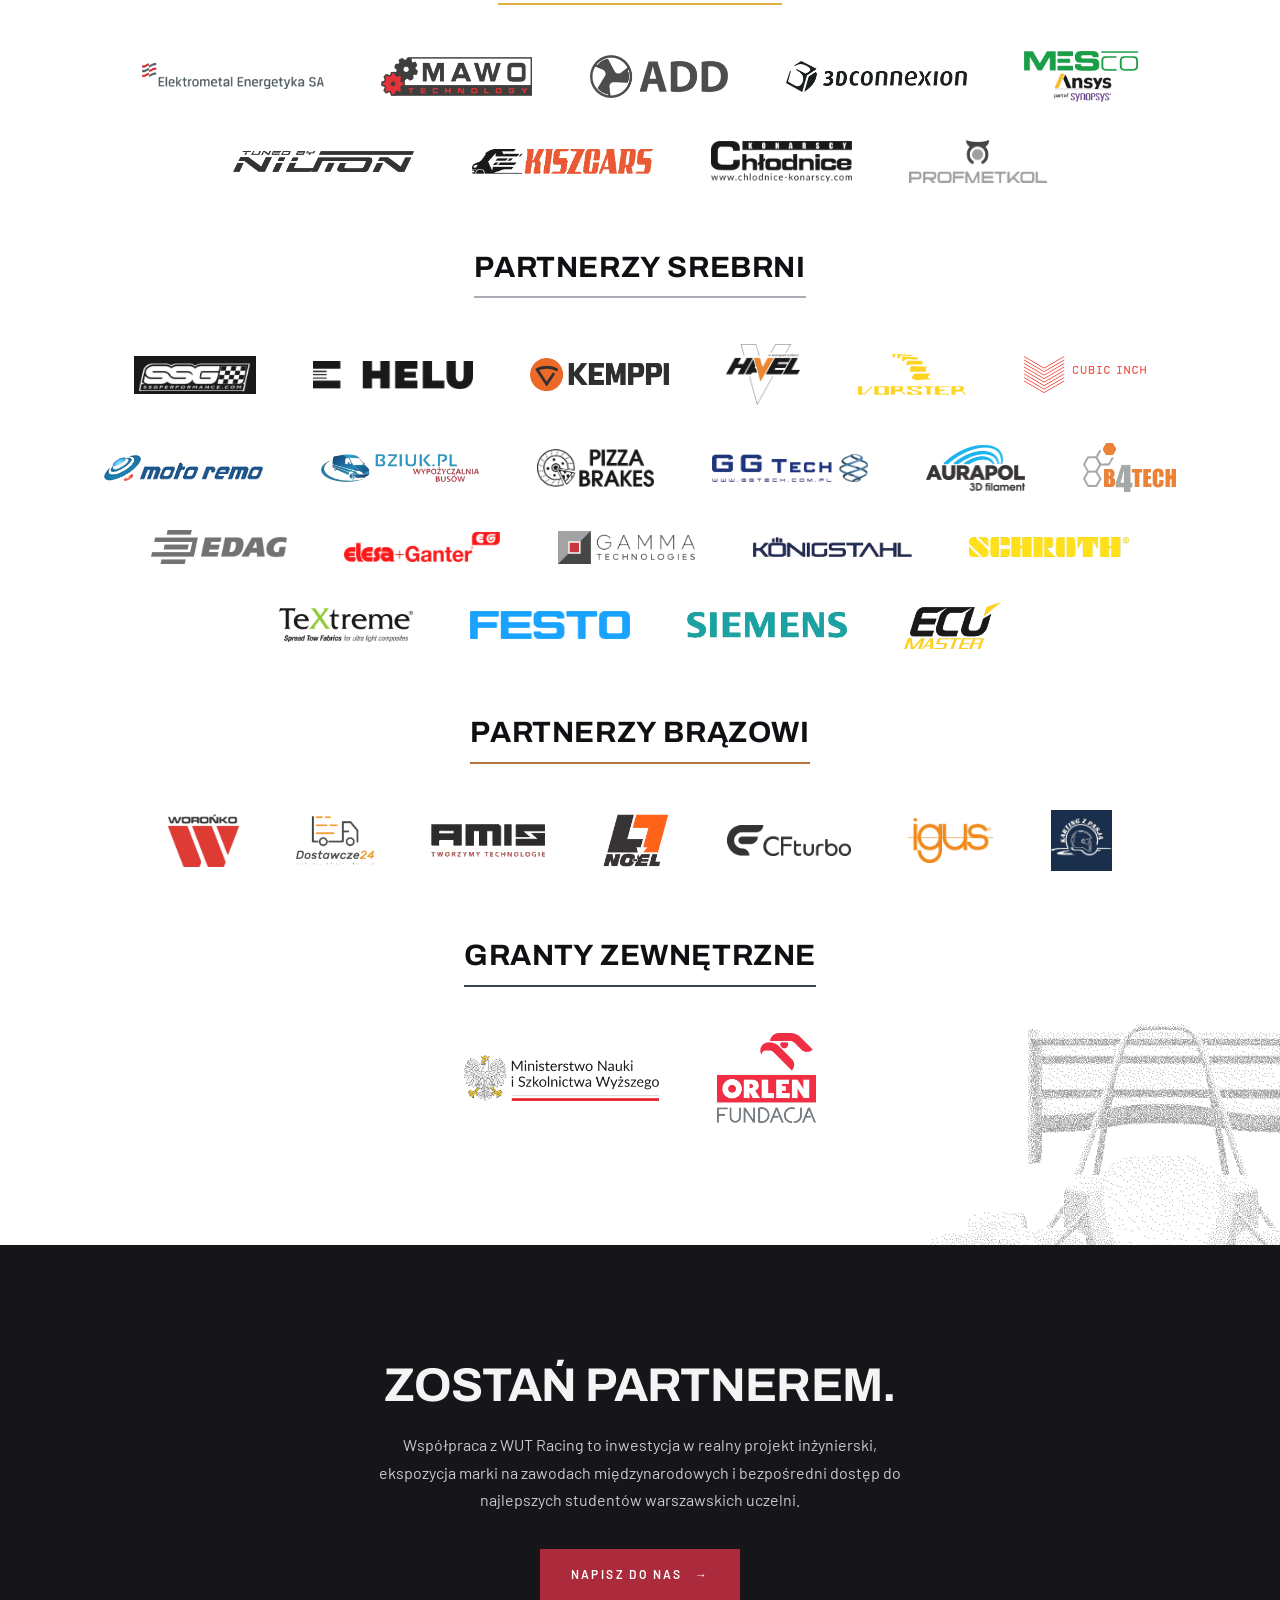
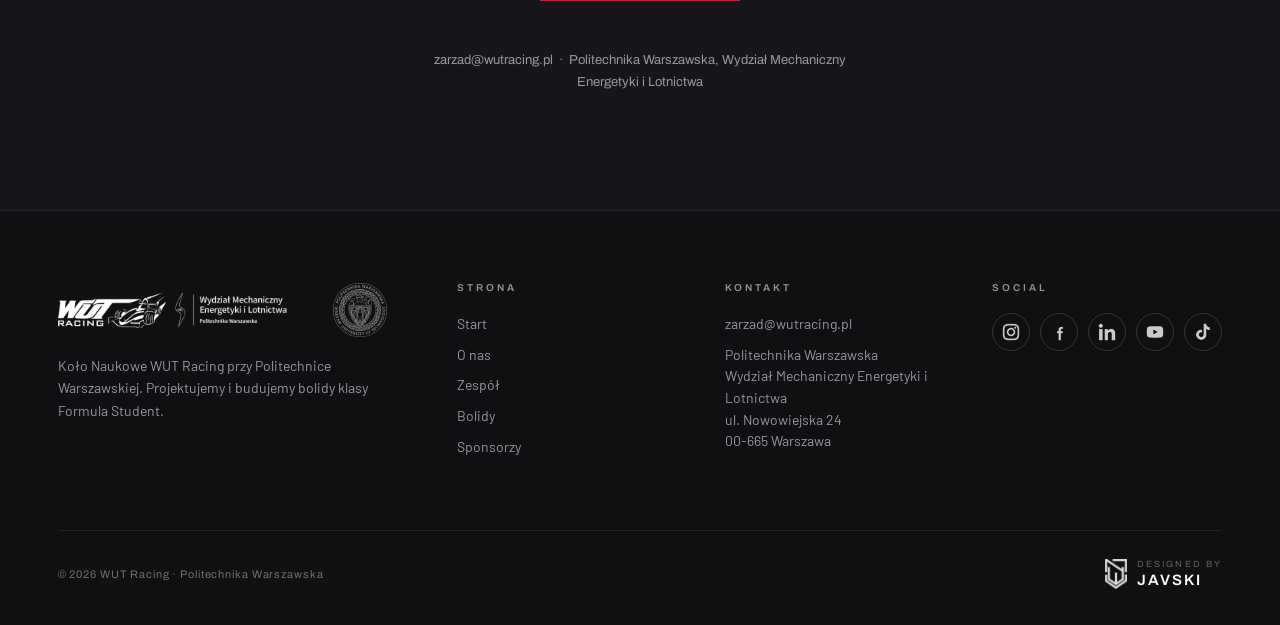
<file: sponsorzy.html>
<!DOCTYPE html>
<html lang="pl">
<head>
    <meta charset="UTF-8">
    <meta name="viewport" content="width=device-width, initial-scale=1.0">
    <title>Sponsorzy — WUT Racing</title>
    <meta name="description" content="Partnerzy i sponsorzy WUT Racing.">

    <link rel="preconnect" href="https://fonts.googleapis.com">
    <link rel="preconnect" href="https://fonts.gstatic.com" crossorigin>
    <link href="https://fonts.googleapis.com/css2?family=Archivo:wght@400;500;600;700&family=Barlow:wght@400;500;600&display=swap" rel="stylesheet">
    <link rel="stylesheet" href="css/main.css">
    <link rel="stylesheet" href="css/pages.css">
</head>
<body data-page="sponsors">

    <section class="page-hero paper-deco-tl">
        <div class="page-hero-inner">
            <div class="reveal">
                <span class="eyebrow" data-i18n="sponsors.eyebrow">Sponsorzy &amp; Partnerzy</span>
                <h1 class="h-display" data-i18n="sponsors.title">Razem szybciej<span class="text-accent">.</span></h1>
                <p class="lead" style="margin-top: 32px;" data-i18n="sponsors.lead">
                    WUT Racing istnieje dzięki firmom, które inwestują w polską inżynierię studencką.
                    Każda generacja bolidu powstaje we współpracy z naszymi partnerami.
                </p>
            </div>
        </div>
    </section>

    <section class="sponsor-tiers paper-deco-br" id="sponsor-tiers"></section>

    <section class="become-sponsor" id="kontakt">
        <div class="become-sponsor-inner">
            <div class="reveal">
                <h2 class="h-1" data-i18n="sponsors.becomeTitle">Zostań <span class="text-accent">partnerem</span>.</h2>
                <p data-i18n="sponsors.becomeText">
                    Współpraca z WUT Racing to inwestycja w realny projekt inżynierski,
                    ekspozycja marki na zawodach międzynarodowych i bezpośredni dostęp do
                    najlepszych studentów warszawskich uczelni.
                </p>
            </div>
            <div class="reveal" data-delay="2" style="margin-top: 36px;">
                <a href="mailto:zarzad@wutracing.pl" class="btn btn-primary btn-arrow" data-i18n="sponsors.write">Napisz do nas</a>
            </div>
            <p style="margin-top: 48px; color: var(--text-2); font-size: 13px;" class="mono">
                zarzad@wutracing.pl &nbsp;·&nbsp; Politechnika Warszawska, Wydział Mechaniczny Energetyki i Lotnictwa
            </p>
        </div>
    </section>

    <script src="dane/teksty.js"></script>
    <script src="js/i18n.js"></script>
    <script src="js/dane.js"></script>
    <script src="js/sponsors.js"></script>
    <script src="js/common.js"></script>
    <script src="js/animations.js"></script>
</body>
</html>
</file>
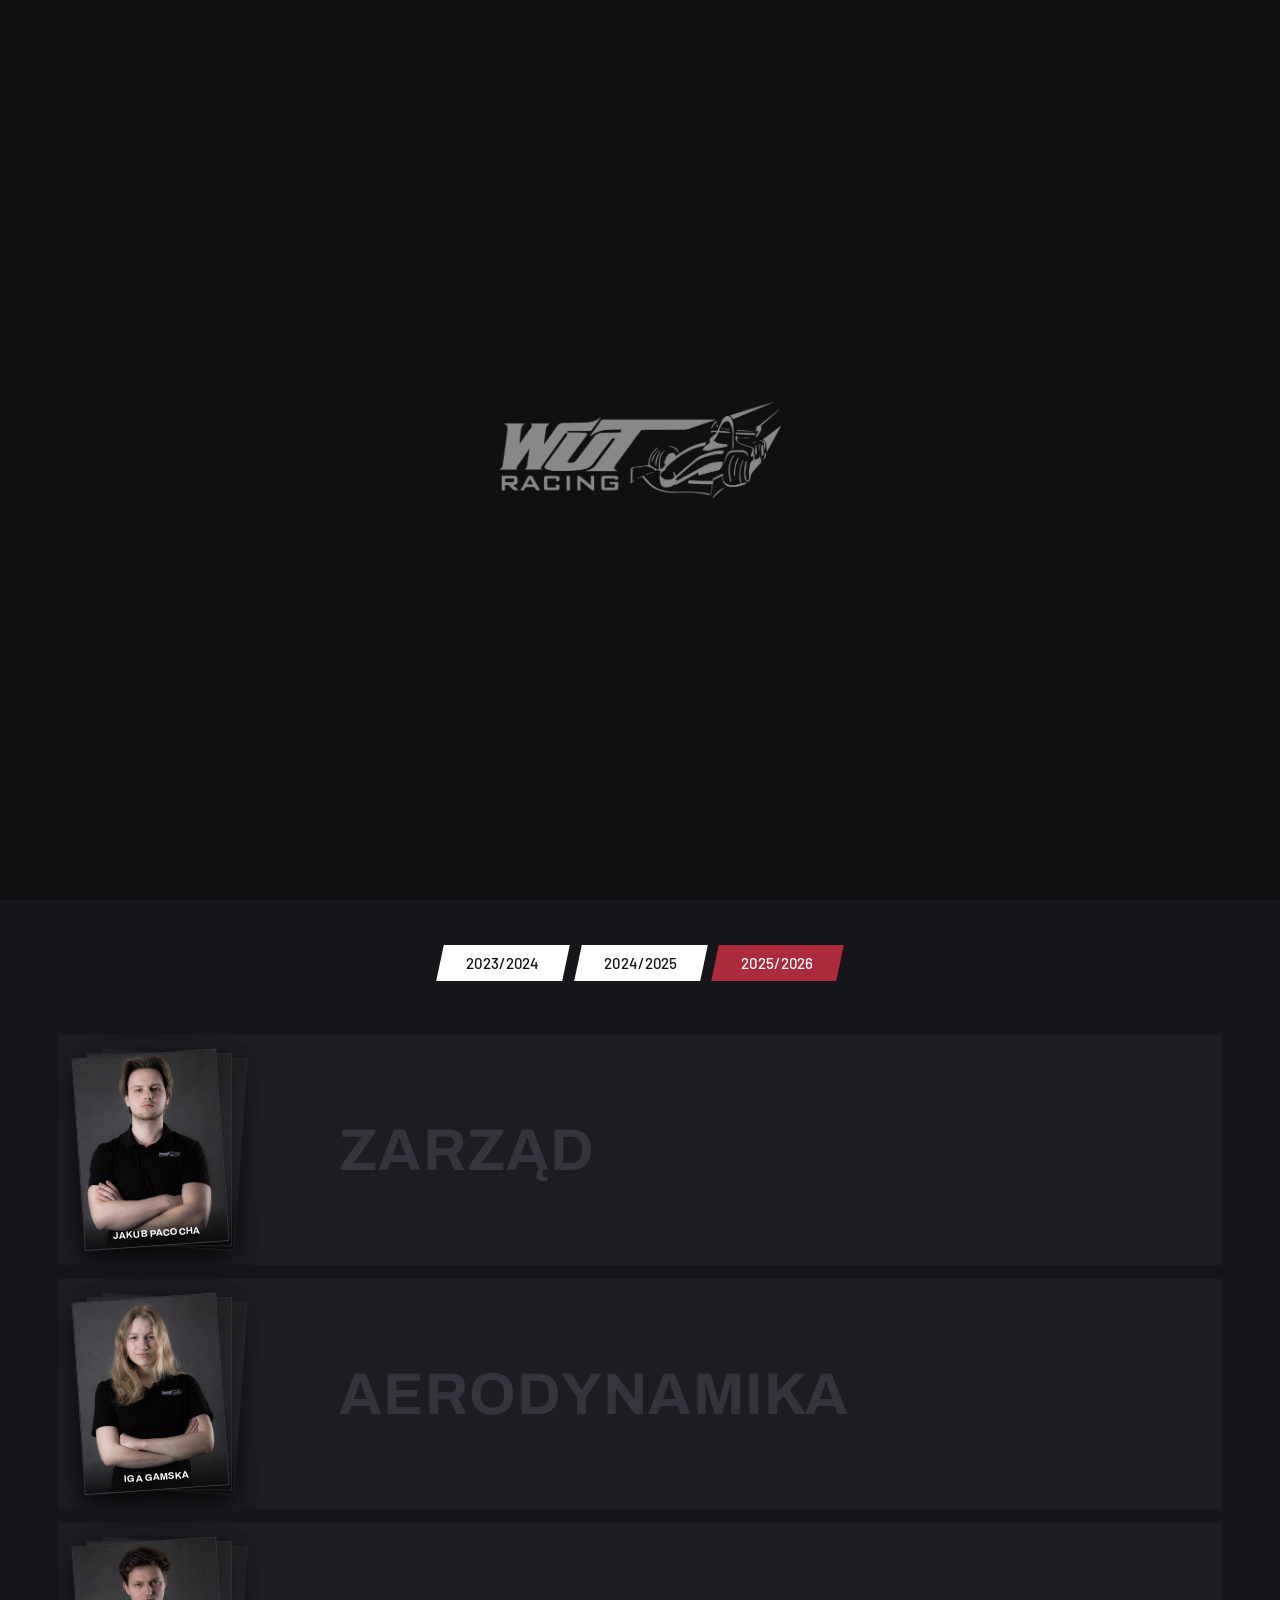
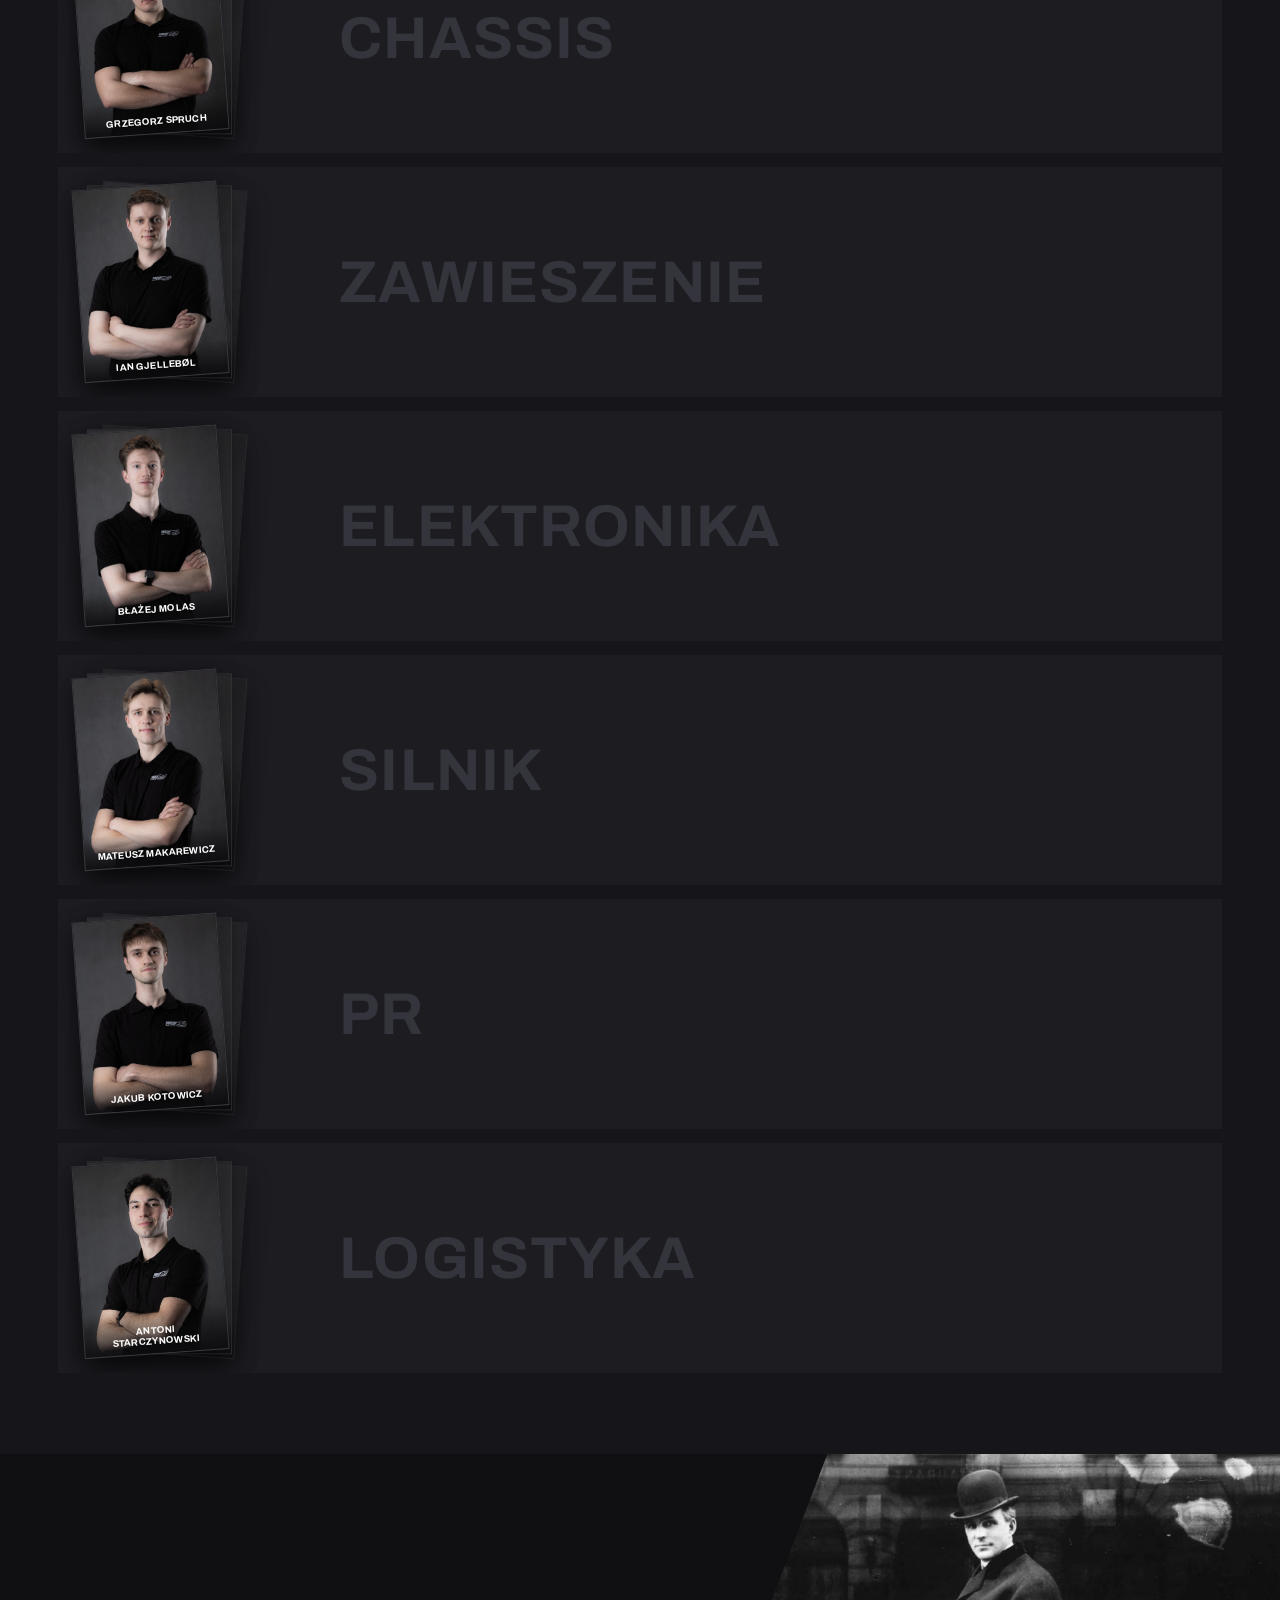
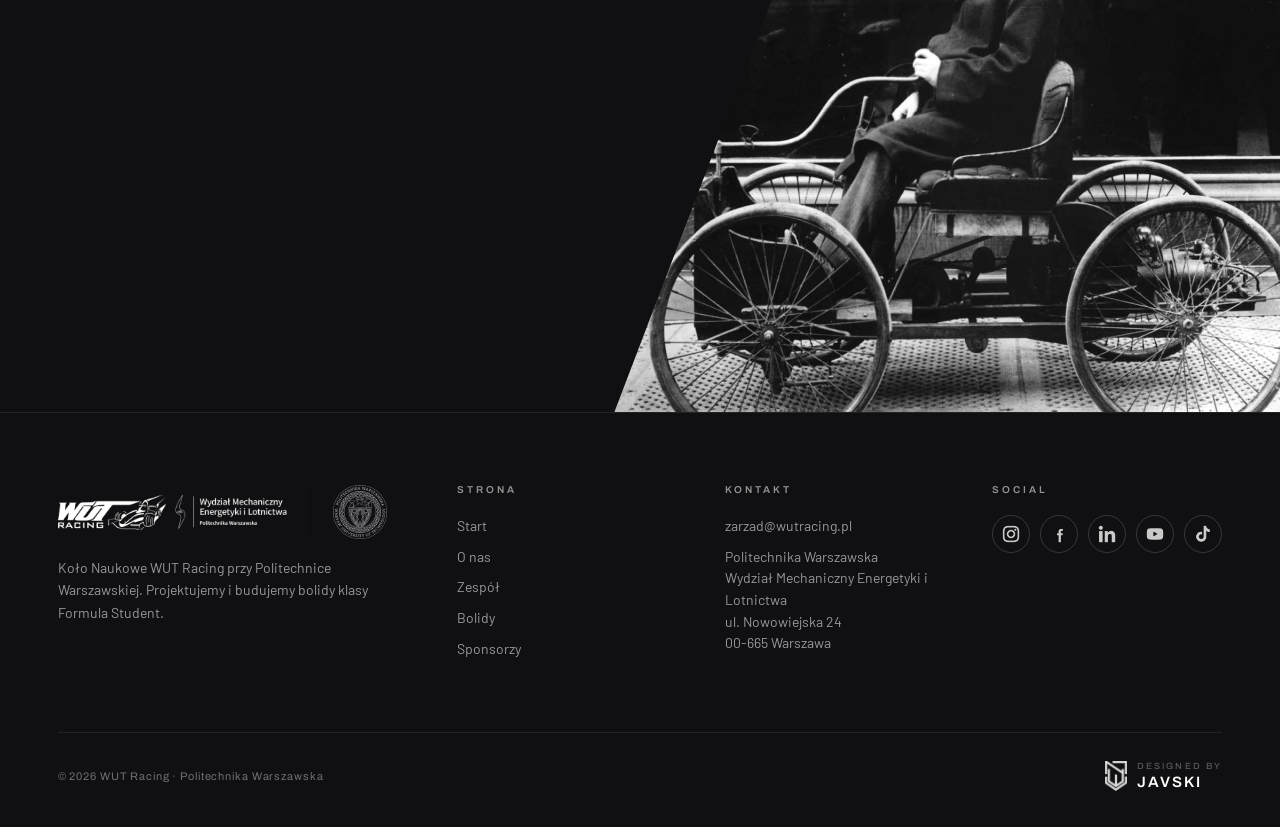
<file: zespol.html>
﻿<!DOCTYPE html>
<html lang="pl">
<head>
    <meta charset="UTF-8">
    <meta name="viewport" content="width=device-width, initial-scale=1.0">
    <title>Zespół — WUT Racing</title>
    <meta name="description" content="Poznaj zespół WUT Racing — inżynierów, kierowców i menedżerów Politechniki Warszawskiej.">

    <link rel="preconnect" href="https://fonts.googleapis.com">
    <link rel="preconnect" href="https://fonts.gstatic.com" crossorigin>
    <link href="https://fonts.googleapis.com/css2?family=Archivo:wght@400;500;600;700&family=Barlow:wght@400;500;600&display=swap" rel="stylesheet">
    <link rel="stylesheet" href="css/main.css">
    <link rel="stylesheet" href="css/home.css">
    <link rel="stylesheet" href="css/pages.css">
</head>
<body data-page="team">

    <!-- hero -->
    <section class="hero hero-photo-mode">
        <div class="hero-carousel" id="hero-carousel">

            <div class="hero-slide is-active" data-slide="0">
                <div class="hero-photo">
                    <img src="assets/team-1.jpg" alt="Zespół WUT Racing">
                </div>
                <div class="hero-photo-overlay"></div>
                <div class="hero-photo-content">
                    <h1 class="hero-photo-headline" data-i18n="team.hero1">Twarze za<br>bolidem</h1>
                    <p class="hero-photo-sub"><span id="team-total">90</span></p>
                    <a href="#team-start" class="hero-discover">
                        <span data-i18n="team.heroCta">Poznaj skład</span> <span class="disc-arrow">→</span>
                    </a>
                </div>
            </div>

            <div class="hero-slide" data-slide="1">
                <div class="hero-photo">
                    <img src="assets/team-2.jpg" alt="WUT Racing przy pracy" loading="lazy">
                </div>
                <div class="hero-photo-overlay"></div>
                <div class="hero-photo-content">
                    <h1 class="hero-photo-headline" data-i18n="team.hero2">Każdy ma<br>swoją rolę</h1>
                    <a href="#team-start" class="hero-discover">
                        <span data-i18n="team.heroCta2">Filtruj po działach</span> <span class="disc-arrow">→</span>
                    </a>
                </div>
            </div>

            <div class="hero-slide" data-slide="2">
                <div class="hero-photo">
                    <img src="assets/team-3.jpg" alt="WUT Racing — kierowcy" loading="lazy">
                </div>
                <div class="hero-photo-overlay"></div>
                <div class="hero-photo-content">
                    <h1 class="hero-photo-headline" data-i18n="team.hero3">Jeden<br>cel</h1>
                    <a href="#team-start" class="hero-discover">
                        <span data-i18n="team.heroCta">Poznaj skład</span> <span class="disc-arrow">→</span>
                    </a>
                </div>
            </div>

        </div>

        <div class="hero-dots" id="hero-dots">
            <button class="hero-dot is-active" data-go="0" aria-label="Slajd 1"></button>
            <button class="hero-dot" data-go="1" aria-label="Slajd 2"></button>
            <button class="hero-dot" data-go="2" aria-label="Slajd 3"></button>
        </div>

    </section>

    <div id="team-start"></div>

    <div class="season-switch" id="season-switch" role="group" aria-label="Sezon"></div>

    <section class="dept-rows" id="dept-rows"></section>

    <section class="team-open" id="team-open" hidden>
        <div class="team-open-head">
            <button class="team-open-back" id="team-open-back" type="button">
                <span class="team-open-back-arrow" aria-hidden="true"></span>
                <span data-i18n="team.backToDepts">Wszystkie działy</span>
            </button>
            <h2 class="team-open-title" id="team-open-title"></h2>
        </div>
        <div class="team-grid" id="team-grid"></div>
    </section>

    <section class="quote-strip quote-ford">
        <div class="quote-body reveal">
            <blockquote class="quote-text" data-i18n="quote.ford">
                Zebrać się razem to początek, pozostać razem to postęp, pracować razem to sukces.
            </blockquote>
            <p class="quote-author">~Henry Ford</p>
        </div>
        <div class="quote-photo">
            <img src="assets/media/ford.jpg" alt="Henry Ford" loading="lazy"
                 onerror="this.parentElement.classList.add('is-empty'); this.remove();">
        </div>
    </section>

    <script src="dane/teksty.js"></script>
    <script src="js/i18n.js"></script>
    <script src="js/dane.js"></script>
    <script src="js/team-data.js"></script>
    <script src="js/team.js"></script>
    <script src="js/common.js"></script>
    <script src="js/animations.js"></script>
</body>
</html>
</file>
<file: css/main.css>
/* wut racing */

:root {
    /* ciemny szary jako baza, czern tylko do przeplatania sekcji */
    --black: #16161a;
    --black-2: #1c1c21;
    --deep: #101012;
    --ink: #101014;
    --white: #ffffff;
    --gray: #97979e;
    --gray-2: #66666e;
    /* stonowana czerwien */
    --red: #ab2b3c;
    --red-dark: #8e2231;

    --line-d: rgba(255, 255, 255, 0.14);
    --line-l: rgba(16, 16, 20, 0.14);

    --bg-0: var(--black);
    --bg-1: var(--black-2);
    --text-0: #f4f4f5;
    --text-1: #c9c9ce;
    --text-2: var(--gray);
    --text-3: #5c5c63;
    --accent: var(--red);
    --line: var(--line-d);
    --line-strong: rgba(255, 255, 255, 0.28);

    --font-d: 'Archivo', 'Helvetica Neue', Arial, sans-serif;
    --font-b: 'Barlow', 'Helvetica Neue', sans-serif;
    /* podpisy i etykiety: ten sam kroj co naglowki, rozni je tylko
       wielkosc, swiatlo miedzy literami i wersaliki */
    --font-u: var(--font-d);

    --skew: -12deg;
    --ease: cubic-bezier(0.32, 0.72, 0, 1);
    --speed: cubic-bezier(0.32, 0.72, 0, 1);

    --maxw: 1520px;
    --pad-x: clamp(20px, 4.5vw, 72px);
    --nav-h: 64px;
}

* { margin: 0; padding: 0; box-sizing: border-box; }

html { scroll-behavior: smooth; background: var(--black); }

body {
    font-family: var(--font-b);
    background: var(--black);
    color: var(--text-0);
    font-size: 16px;
    line-height: 1.65;
    -webkit-font-smoothing: antialiased;
    overflow-x: hidden;
    min-height: 100vh;
}

img { display: block; max-width: 100%; height: auto; }
a { color: inherit; text-decoration: none; }
button { font-family: inherit; cursor: pointer; border: none; background: none; color: inherit; }
::selection { background: var(--red); color: #fff; }

/* typografia */
/* male nadpisy nad naglowkami — wylaczone */
.eyebrow,
.dept-strip-eyebrow { display: none !important; }

h1, h2, h3, h4 {
    font-family: var(--font-d);
    font-weight: 700;
    text-transform: uppercase;
    letter-spacing: -0.015em;
    line-height: 1;
}

.h-display {
    font-size: clamp(38px, 6vw, 92px);
    font-weight: 700;
}

.h-1 { font-size: clamp(29px, 3.7vw, 56px); }
.h-2 { font-size: clamp(24px, 2.8vw, 38px); }
.h-3 { font-size: clamp(18px, 1.8vw, 23px); }

.lead {
    font-family: var(--font-b);
    font-size: clamp(16px, 1.3vw, 19px);
    color: var(--text-1);
    max-width: 62ch;
    line-height: 1.7;
}

.mono {
    font-family: var(--font-u);
    font-feature-settings: "tnum";
}

/* naglowki jednolitym kolorem — bez wyrozniania fragmentow */
.text-accent { color: inherit; }
.text-mute { color: var(--text-2); }

/* skosna plakietka - motyw liveries */
.tab {
    display: inline-block;
    transform: skewX(var(--skew));
    background: var(--red);
    padding: 5px 14px;
}
.tab > span {
    display: inline-block;
    transform: skewX(calc(-1 * var(--skew)));
    font-family: var(--font-u);
    font-size: 10px;
    font-weight: 600;
    letter-spacing: 0.28em;
    text-transform: uppercase;
    color: #fff;
}

/* layout */
.container {
    width: 100%;
    max-width: var(--maxw);
    margin: 0 auto;
    padding-left: var(--pad-x);
    padding-right: var(--pad-x);
}

section { position: relative; }

.section-light { background: var(--white); color: var(--ink); }
.section-light .lead { color: #3c3c42; }
.section-light .eyebrow { color: var(--red); }

/* kropkowany bolid przenikajacy w rogach bialych sekcji */
/* isolation zamyka z-index dzieci w tej sekcji. Bez tego tresc (z-index 1)
   potrafi wyskoczyc nad sasiednia sekcje, a tlo zostaje pod spodem - wtedy
   spod sekcji przebija to, co jest za nia */
.paper-deco-tl,
.paper-deco-br { position: relative; overflow: hidden; isolation: isolate; }
.paper-deco-tl > *,
.paper-deco-br > * { position: relative; z-index: 1; }

.paper-deco-tl::before,
.paper-deco-br::after {
    content: "";
    position: absolute;
    z-index: 0;
    width: clamp(340px, 42vw, 780px);
    aspect-ratio: 588 / 379;
    background: url("../assets/media/bolid-tlo.png") no-repeat center / contain;
    opacity: 0.55;
    pointer-events: none;
}
.paper-deco-tl::before {
    top: 0; left: 0;
    transform: translate(-28%, -34%);
}
.paper-deco-br::after {
    bottom: 0; right: 0;
    transform: translate(28%, 36%) scaleX(-1);
}

.divider {
    height: 1px;
    background: var(--line-d);
    margin: 0 var(--pad-x);
}

/* nawigacja - pasek rozmywajacy tlo podczas przewijania */
.nav {
    position: fixed;
    top: 0; left: 0; right: 0;
    z-index: 100;
    height: var(--nav-h);
    background: rgba(16, 16, 18, 0.55);
    backdrop-filter: blur(18px) saturate(140%);
    -webkit-backdrop-filter: blur(18px) saturate(140%);
    border-bottom: 1px solid rgba(255, 255, 255, 0.07);
    transition: background 0.4s var(--ease), border-color 0.4s var(--ease),
                transform 0.35s var(--ease);
}
/* przy przewijaniu w dol pasek chowa sie nad krawedzia ekranu */
.nav.is-hidden { transform: translateY(-100%); }
/* na samej gorze pasek jest calkiem przezroczysty */
.nav.is-top {
    background: linear-gradient(180deg, rgba(16,16,18,0.6), transparent);
    backdrop-filter: none;
    -webkit-backdrop-filter: none;
    border-bottom-color: transparent;
}

.nav-inner {
    /* trzy kolumny, zeby logo stalo dokladnie na srodku paska */
    display: grid;
    grid-template-columns: 1fr auto 1fr;
    align-items: center;
    height: 100%;
    max-width: var(--maxw);
    margin: 0 auto;
    padding: 0 var(--pad-x);
    gap: 20px;
}

.brand {
    display: flex;
    align-items: center;
    justify-self: center;
    gap: 12px;
}

.brand-logo {
    height: 32px;
    width: auto;
    max-width: 210px;
    object-fit: contain;
}

.brand-text-sub { display: none; }

.nav-right {
    justify-self: end;
    display: flex;
    align-items: center;
    gap: 18px;
}

/* ikony social: biala wersja, po najechaniu przenika kolorowa */
.soc {
    position: relative;
    display: grid;
    place-items: center;
    border-radius: 50%;
    transition: background 0.25s var(--ease);
}
.soc img {
    grid-area: 1 / 1;
    display: block;
    width: 100%; height: 100%;
    object-fit: contain;
    transition: opacity 0.25s var(--ease), transform 0.25s var(--ease);
}
.soc .soc-off { opacity: 0.78; }
.soc .soc-on { opacity: 0; }
.soc:hover .soc-off,
.soc:focus-visible .soc-off { opacity: 0; }
.soc:hover .soc-on,
.soc:focus-visible .soc-on { opacity: 1; transform: scale(1.06); }

.nav-social { display: flex; align-items: center; gap: 6px; }
.nav-soc { width: 34px; height: 34px; padding: 8px; }
.nav-soc:hover { background: rgba(255, 255, 255, 0.1); }

/* hamburger */
.menu-btn {
    display: grid;
    place-items: center;
    justify-self: start;
    width: 42px; height: 42px;
    margin-left: -8px;
}
.menu-bars { display: block; width: 22px; }
.menu-bars i {
    display: block;
    height: 2px;
    background: #fff;
    margin: 5px 0;
    transition: transform 0.35s var(--ease), width 0.35s var(--ease);
}
.menu-bars i:nth-child(2) { width: 70%; }
.menu-btn:hover .menu-bars i:nth-child(2) { width: 100%; }

/* pelnoekranowe menu */
.menu-overlay {
    position: fixed;
    inset: 0;
    z-index: 200;
    background: rgba(12, 12, 14, 0.82);
    backdrop-filter: blur(26px) saturate(130%);
    -webkit-backdrop-filter: blur(26px) saturate(130%);
    display: flex;
    flex-direction: column;
    opacity: 0;
    transition: opacity 0.45s var(--ease);
}
.menu-overlay.is-open { opacity: 1; }
.menu-overlay[hidden] { display: none; }

.menu-overlay-top {
    display: flex;
    align-items: center;
    justify-content: space-between;
    padding: 18px var(--pad-x);
    height: var(--nav-h);
}
.menu-close {
    width: 42px; height: 42px;
    display: grid;
    place-items: center;
    color: #fff;
    margin-left: -10px;
    transition: transform 0.3s var(--ease);
}
.menu-close svg { width: 24px; height: 24px; }
.menu-close:hover { transform: rotate(90deg); }
.menu-logo { height: 30px; width: auto; opacity: 0.9; }

.menu-links {
    flex: 1;
    display: flex;
    flex-direction: column;
    justify-content: center;
    gap: clamp(2px, 0.8vh, 10px);
    padding: 0 var(--pad-x);
}
.menu-links a {
    font-family: var(--font-d);
    font-size: clamp(30px, 5.4vw, 68px);
    font-weight: 700;
    letter-spacing: -0.02em;
    text-transform: uppercase;
    color: rgba(255, 255, 255, 0.55);
    width: fit-content;
    /* napisy wchodza powoli, jeden po drugim */
    opacity: 0;
    transform: translateY(34px);
    transition: color 0.3s var(--ease), transform 1.05s var(--ease), opacity 1.05s var(--ease);
}
.menu-overlay.is-open .menu-links a { opacity: 1; transform: translateY(0); }
.menu-overlay.is-open .menu-links a:nth-child(1) { transition-delay: 0.12s; }
.menu-overlay.is-open .menu-links a:nth-child(2) { transition-delay: 0.22s; }
.menu-overlay.is-open .menu-links a:nth-child(3) { transition-delay: 0.32s; }
.menu-overlay.is-open .menu-links a:nth-child(4) { transition-delay: 0.42s; }
.menu-overlay.is-open .menu-links a:nth-child(5) { transition-delay: 0.52s; }
.menu-links a:hover { color: #fff; }
.menu-links a.active { color: var(--red); }

.menu-social {
    display: flex;
    gap: 10px;
    padding: 0 var(--pad-x) clamp(28px, 5vh, 56px);
    opacity: 0;
    transform: translateY(20px);
    transition: opacity 0.9s var(--ease) 0.6s, transform 0.9s var(--ease) 0.6s;
}
.menu-overlay.is-open .menu-social { opacity: 1; transform: translateY(0); }
.menu-soc {
    width: 44px; height: 44px;
    padding: 11px;
    border: 1px solid rgba(255, 255, 255, 0.22);
    transition: background 0.25s var(--ease), border-color 0.25s var(--ease);
}
.menu-soc:hover { background: rgba(255, 255, 255, 0.08); border-color: rgba(255, 255, 255, 0.45); }

/* stopka - te same ikony w rzedzie */
.footer-social { display: flex; gap: 10px; margin-top: 4px; }
.footer-soc {
    width: 38px; height: 38px;
    padding: 9px;
    border: 1px solid rgba(255, 255, 255, 0.16);
}
.footer-soc:hover { background: rgba(255, 255, 255, 0.08); border-color: rgba(255, 255, 255, 0.4); }

/* przelacznik jezyka - tekstowy */
.lang-switch {
    display: inline-flex;
    align-items: center;
    flex-shrink: 0;
}
.lang-switch button {
    padding: 6px 7px;
    font-family: var(--font-u);
    font-size: 11px;
    font-weight: 600;
    letter-spacing: 0.1em;
    color: rgba(255, 255, 255, 0.45);
    transition: color 0.25s;
}
.lang-switch button + button {
    border-left: 1px solid rgba(255, 255, 255, 0.2);
}
.lang-switch button.active { color: var(--red); }
.lang-switch button:not(.active):hover { color: #fff; }

@media (max-width: 760px) {
    .nav-social { display: none; }
    .nav-inner { gap: 12px; }
    .brand { min-width: 0; flex-shrink: 1; }
}

@media (max-width: 480px) {
    .brand-logo { height: 26px; max-width: 150px; }
    .lang-switch button { padding: 5px 6px; font-size: 10px; }
    .menu-social { flex-wrap: wrap; }
}

.scroll-progress {
    position: fixed;
    top: var(--nav-h);
    left: 0;
    height: 2px;
    background: var(--red);
    z-index: 99;
    width: 0;
    transition: transform 0.35s var(--ease);
}
/* pasek postepu jedzie razem z nawigacja, zeby nie zostac sam w powietrzu */
.scroll-progress.is-hidden { transform: translateY(calc(-1 * var(--nav-h))); }

/* przyciski - prostokaty, uppercase */
.btn {
    display: inline-flex;
    align-items: center;
    gap: 12px;
    padding: 15px 30px;
    font-family: var(--font-b);
    font-size: 12px;
    font-weight: 600;
    letter-spacing: 0.2em;
    text-transform: uppercase;
    border: 1px solid;
    transition: background 0.3s, color 0.3s, border-color 0.3s;
}

.btn-primary {
    background: var(--red);
    border-color: var(--red);
    color: #fff;
}
.btn-primary:hover { background: var(--red-dark); border-color: var(--red-dark); }

.btn-ghost {
    background: transparent;
    border-color: currentColor;
    color: inherit;
}
.btn-ghost:hover { background: var(--red); border-color: var(--red); color: #fff; }

.btn-arrow::after {
    content: "→";
    font-family: var(--font-b);
    transition: transform 0.3s var(--ease);
}
.btn-arrow:hover::after { transform: translateX(5px); }

/* link z kolkiem-strzalka (ferrari discover) */
.hero-discover {
    display: inline-flex;
    align-items: center;
    gap: 14px;
    font-family: var(--font-b);
    font-size: 12px;
    font-weight: 600;
    letter-spacing: 0.24em;
    text-transform: uppercase;
    color: #fff;
}
/* strzalka z pliku (ikonadalej) - kolko z szewronem jest juz w grafice */
.hero-discover .disc-arrow {
    display: block;
    width: 42px; height: 42px;
    font-size: 0;
    background: url('../assets/icons/arrow.png') center / contain no-repeat;
    transition: transform 0.35s var(--ease), filter 0.35s var(--ease);
}
.hero-discover:hover .disc-arrow {
    transform: translateX(5px);
    filter: drop-shadow(0 0 10px rgba(255, 255, 255, 0.35));
}

/* stopka */
.footer {
    /* bez pozycjonowania tlo stopki rysuje sie pod przyklejonymi sekcjami */
    position: relative;
    z-index: 1;
    background: #101012;
    border-top: 1px solid rgba(255, 255, 255, 0.08);
    padding: 72px var(--pad-x) 36px;
    color: var(--text-2);
    font-size: 14px;
}

.footer-inner { max-width: var(--maxw); margin: 0 auto; }

.footer-grid {
    display: grid;
    grid-template-columns: 1.6fr repeat(3, 1fr);
    gap: 48px;
    margin-bottom: 64px;
}
@media (max-width: 900px) {
    .footer-grid { grid-template-columns: 1fr 1fr; }
}
@media (max-width: 520px) {
    .footer-grid { grid-template-columns: 1fr; }
}

.footer-col h4 {
    font-family: var(--font-u);
    font-size: 10px;
    font-weight: 600;
    letter-spacing: 0.3em;
    text-transform: uppercase;
    color: rgba(255, 255, 255, 0.55);
    margin-bottom: 20px;
}

.footer-col ul { list-style: none; }
.footer-col li { margin-bottom: 9px; line-height: 1.55; }
.footer-col a { color: var(--text-2); transition: color 0.25s; }
.footer-col a:hover { color: #fff; }

.brand-logo-footer { height: 40px; max-width: 230px; }

.footer-brands {
    display: flex;
    align-items: center;
    gap: 22px;
    flex-wrap: wrap;
}
/* godlo prowadzi na strone uczelni - link nie moze rozepchnac rzedu logotypow */
.pw-link {
    display: inline-flex;
    transition: opacity 0.3s var(--ease);
}
.pw-link:hover { opacity: 0.72; }

/* godlo PW jest czarna kreska — odwracamy na ciemna stopke */
.pw-logo {
    height: 54px;
    width: auto;
    filter: invert(1);
    opacity: 0.85;
    padding-left: 22px;
    border-left: 1px solid rgba(255, 255, 255, 0.18);
}
.brand-mark { display: none !important; }

.footer-bottom {
    display: flex;
    justify-content: space-between;
    align-items: center;
    gap: 20px;
    flex-wrap: wrap;
    padding-top: 28px;
    border-top: 1px solid rgba(255, 255, 255, 0.08);
    font-family: var(--font-u);
    font-size: 11px;
    letter-spacing: 0.08em;
    color: rgba(255, 255, 255, 0.4);
}

.footer-designed {
    display: inline-flex;
    align-items: center;
    gap: 10px;
}
.footer-shield { height: 30px; width: auto; opacity: 0.85; transition: opacity 0.3s; }
.footer-designed:hover .footer-shield { opacity: 1; }
.footer-designed-text { display: flex; flex-direction: column; line-height: 1.25; }
.fd-label { font-size: 9px; letter-spacing: 0.24em; text-transform: uppercase; color: rgba(255,255,255,0.35); }
.fd-name { font-family: var(--font-d); font-size: 15px; font-weight: 600; letter-spacing: 0.14em; color: #fff; }

/* chip - wylaczone globalnie */
.chip { display: none !important; }

/* reveal on scroll */
.reveal {
    opacity: 0;
    transform: translateY(26px);
    transition: opacity 0.9s var(--ease), transform 0.9s var(--ease);
}
.reveal.is-in { opacity: 1; transform: translateY(0); }
.reveal[data-delay="1"] { transition-delay: 0.08s; }
.reveal[data-delay="2"] { transition-delay: 0.16s; }
.reveal[data-delay="3"] { transition-delay: 0.24s; }
.reveal[data-delay="4"] { transition-delay: 0.32s; }
.reveal[data-delay="5"] { transition-delay: 0.4s; }

/* page hero (podstrony bez karuzeli) */
.page-hero {
    padding: calc(var(--nav-h) + clamp(72px, 12vh, 140px)) var(--pad-x) clamp(56px, 9vh, 110px);
    background: var(--white);
    color: var(--ink);
}
.page-hero-inner { max-width: var(--maxw); margin: 0 auto; }
.page-hero .lead { color: #3c3c42; }

/* loader (uzywany tam gdzie zostal) */
.loader {
    position: fixed;
    inset: 0;
    z-index: 9999;
    background: var(--black);
    display: grid;
    place-items: center;
    transition: opacity 0.5s, visibility 0.5s;
}
.loader.is-hidden { opacity: 0; visibility: hidden; }
.loader-inner { text-align: center; }
.loader-mark {
    font-family: var(--font-d);
    font-size: 22px;
    font-weight: 600;
    letter-spacing: 0.3em;
    text-transform: uppercase;
    margin-bottom: 20px;
}
.loader-bar { width: 210px; height: 2px; background: rgba(255,255,255,0.12); margin: 0 auto 12px; }
.loader-bar-fill { height: 100%; width: 0; background: var(--red); transition: width 0.3s; }
.loader-pct { font-family: var(--font-u); font-size: 11px; color: var(--text-2); }

/* intro splash */
.intro-splash {
    position: fixed;
    inset: 0;
    z-index: 10000;
    background: #101012;
    display: flex;
    flex-direction: column;
    align-items: center;
    justify-content: center;
    overflow: hidden;
    cursor: pointer;
    transition: transform 0.8s cubic-bezier(0.86, 0, 0.07, 1);
}
.intro-splash.intro-out { transform: translateY(-100%); }

.intro-logo {
    width: clamp(150px, 22vw, 300px);
    height: auto;
    opacity: 0;
    transform: scale(0.94);
    transition: opacity 0.7s var(--ease), transform 0.9s var(--ease);
}
.intro-show .intro-logo { opacity: 1; transform: scale(1); }
.intro-dim .intro-logo { opacity: 0.5; transition: opacity 0.5s ease; }

/* liczniki, countdown */
.event-countdown {
    display: inline-flex;
    align-items: stretch;
    background: #fff;
    transform: skewX(var(--skew));
    padding: 12px 22px;
    gap: 4px;
}
.event-countdown .cd-unit {
    display: flex;
    flex-direction: column;
    align-items: center;
    transform: skewX(calc(-1 * var(--skew)));
    min-width: 52px;
}
.event-countdown .cd-val {
    font-family: var(--font-d);
    font-size: 34px;
    font-weight: 600;
    color: var(--ink);
    font-feature-settings: "tnum";
    line-height: 1;
}
.event-countdown .cd-lbl {
    font-family: var(--font-u);
    font-size: 8px;
    letter-spacing: 0.26em;
    text-transform: uppercase;
    color: #9a9aa2;
    margin-top: 5px;
}
.event-countdown .cd-sep {
    font-family: var(--font-d);
    font-size: 26px;
    color: rgba(16,16,20,0.25);
    transform: skewX(calc(-1 * var(--skew)));
    align-self: flex-start;
    padding-top: 3px;
}
.event-countdown[hidden] { display: none; }

/* licznik dni od minionego startu */
.event-elapsed {
    display: inline-flex;
    align-items: baseline;
    gap: 10px;
    background: rgba(255, 255, 255, 0.1);
    border: 1px solid rgba(255, 255, 255, 0.28);
    transform: skewX(var(--skew));
    padding: 12px 24px;
}
.event-elapsed[hidden] { display: none; }
.event-elapsed .el-val {
    transform: skewX(calc(-1 * var(--skew)));
    font-family: var(--font-d);
    font-size: 40px;
    font-weight: 600;
    color: #fff;
    line-height: 1;
}
.event-elapsed .el-lbl {
    transform: skewX(calc(-1 * var(--skew)));
    font-family: var(--font-u);
    font-size: 10px;
    letter-spacing: 0.24em;
    text-transform: uppercase;
    color: rgba(255, 255, 255, 0.75);
}

/* dostepnosc */
:focus-visible { outline: 2px solid var(--red); outline-offset: 3px; }

@media (prefers-reduced-motion: reduce) {
    *, *::before, *::after {
        animation-duration: 0.01ms !important;
        animation-iteration-count: 1 !important;
        transition-duration: 0.01ms !important;
    }
    html { scroll-behavior: auto; }
}
</file>
<file: css/home.css>
/* strona glowna */

/* hero - pelnoekranowa karuzela */
.hero {
    position: relative;
    min-height: 100vh;
    overflow: hidden;
    isolation: isolate;
}

.hero-photo-mode {
    min-height: 100vh;
    position: relative;
    overflow: hidden;
    text-align: center;
}

.hero-carousel { position: absolute; inset: 0; z-index: 1; }

.hero-slide {
    position: absolute;
    inset: 0;
    display: grid;
    place-items: center;
    opacity: 0;
    visibility: hidden;
    transition: opacity 1.2s var(--ease), visibility 1.2s var(--ease);
}
.hero-slide.is-active { opacity: 1; visibility: visible; }

.hero-photo { position: absolute; inset: 0; z-index: 1; overflow: hidden; }
.hero-photo img {
    width: 100%;
    height: 100%;
    object-fit: cover;
    object-position: center 45%;
    transform: scale(1.03);
}
.hero-slide.is-active .hero-photo img {
    animation: heroZoom 10s var(--ease) forwards;
}
@keyframes heroZoom {
    from { transform: scale(1.03); }
    to   { transform: scale(1.11); }
}

.hero-photo-overlay {
    position: absolute;
    inset: 0;
    z-index: 2;
    background: linear-gradient(180deg,
        rgba(16, 16, 20, 0.62) 0%,
        rgba(16, 16, 20, 0.1) 34%,
        rgba(16, 16, 20, 0.22) 62%,
        rgba(16, 16, 20, 0.88) 100%);
    pointer-events: none;
}

.hero-photo-content {
    position: relative;
    z-index: 3;
    color: #fff;
    max-width: 1000px;
    padding: 0 var(--pad-x);
    display: flex;
    flex-direction: column;
    align-items: center;
    transform: translateY(22px);
    opacity: 0;
    transition: transform 1s var(--ease) 0.25s, opacity 1s var(--ease) 0.25s;
}
.hero-slide.is-active .hero-photo-content { transform: translateY(0); opacity: 1; }

.hero-photo-headline {
    font-family: var(--font-d);
    font-size: clamp(38px, 6.2vw, 104px);
    font-weight: 700;
    letter-spacing: -0.02em;
    line-height: 0.98;
    text-transform: uppercase;
    margin: 0 0 34px;
    text-shadow: 0 4px 40px rgba(0, 0, 0, 0.45);
}

.hero-photo-sub { display: none; }

/* kropki karuzeli - mala, aktywna z obwodka */
.hero-dots {
    position: absolute;
    bottom: 104px;
    left: 50%;
    transform: translateX(-50%);
    z-index: 5;
    display: flex;
    gap: 10px;
}
/* kreski zamiast kropek - tak jak przy wyborze bolidu */
.hero-dot {
    width: 26px; height: 3px;
    background: rgba(255, 255, 255, 0.5);
    padding: 0;
    transition: background 0.3s var(--ease), width 0.3s var(--ease);
}
.hero-dot:hover { background: #fff; width: 34px; }
.hero-dot.is-active { background: var(--red); width: 52px; }

/* kim jestesmy - filmy w tle lecace po sobie */
.intro-strip {
    /* film przewija sie normalnie razem z sekcjami dzialow;
       warstwa wyzsza od kalendarza, bo na niego najezdza */
    position: relative;
    z-index: 1;
    padding: clamp(72px, 10vh, 130px) var(--pad-x);
    background: var(--deep);
    color: #fff;
    overflow: hidden;
    isolation: isolate;
    /* film ma wypelniac cale okno; "min-" a nie "height", zeby przy dluzszym
       tekscie albo niskim oknie sekcja moglaby urosnac zamiast go uciac */
    min-height: 100vh;
    min-height: 100svh;
    /* tresc na srodku wysokosci, zeby przy pelnym ekranie nie wisiala u gory */
    display: grid;
    align-content: center;
}
.intro-bg {
    position: absolute;
    inset: 0;
    z-index: 0;
}
.intro-video {
    position: absolute;
    inset: 0;
    width: 100%;
    height: 100%;
    object-fit: cover;
    opacity: 0;
    transition: opacity 1s var(--ease);
}
.intro-video.is-active { opacity: 1; }
.intro-bg::after {
    content: "";
    position: absolute;
    inset: 0;
    background: linear-gradient(180deg,
        rgba(16,16,18,0.92) 0%,
        rgba(16,16,18,0.74) 40%,
        rgba(16,16,18,0.74) 60%,
        rgba(16,16,18,0.94) 100%);
}

.intro-strip-inner {
    position: relative;
    z-index: 1;
    max-width: var(--maxw);
    margin: 0 auto;
    display: grid;
    grid-template-columns: minmax(0, 5fr) minmax(0, 7fr);
    gap: clamp(40px, 6vw, 110px);
    align-items: start;
}
@media (max-width: 900px) {
    .intro-strip-inner { grid-template-columns: 1fr; gap: 36px; }
}

.intro-strip .dept-strip-title {
    font-family: var(--font-d);
    font-size: clamp(34px, 4.4vw, 68px);
    font-weight: 700;
    letter-spacing: -0.02em;
    text-transform: uppercase;
    line-height: 1;
    color: #fff;
    margin: 0;
}
.intro-strip .dept-strip-title::after {
    content: "";
    display: block;
    width: 64px;
    height: 3px;
    background: var(--red);
    margin-top: 26px;
}

.intro-strip p {
    font-size: clamp(16px, 1.35vw, 19px);
    color: rgba(255, 255, 255, 0.88);
    line-height: 1.75;
    margin-bottom: 22px;
    max-width: 66ch;
    text-shadow: 0 1px 14px rgba(0, 0, 0, 0.5);
}
.intro-strip p:last-child { margin-bottom: 0; }

/* kontener przyklejonych tel - poza nim wszystko wraca do normalnego przewijania */
.scroll-stack { position: relative; }

/* kalendarz - czarna sekcja; zostaje w miejscu, film na niego najezdza.
   "top" ustawia skrypt: dla sekcji wyzszych niz ekran musi byc ujemny,
   inaczej przykleilyby sie za wczesnie i ich dol bylby nieosiagalny */
.events-strip {
    position: sticky;
    top: 0;
    z-index: 0;
    background: var(--black);
    padding: clamp(88px, 13vh, 160px) var(--pad-x);
    border-bottom: 1px solid rgba(255, 255, 255, 0.08);
}
.events-strip-inner { max-width: var(--maxw); margin: 0 auto; }

/* na waskim ekranie kalendarz jest wyzszy niz ekran - przyklejony ucialby
   czesc tresci, wiec tam przewija sie normalnie */
@media (max-width: 900px) {
    .events-strip { position: relative; }
}

.events-head {
    display: flex;
    flex-direction: column;
    align-items: center;
    text-align: center;
    gap: 10px;
    margin-bottom: 52px;
}
.events-head h2 { margin: 0 !important; }

/* rollout wut7 */
.event-featured {
    position: relative;
    overflow: hidden;
    min-height: clamp(380px, 52vh, 560px);
    display: flex;
    align-items: flex-end;
    margin-bottom: 2px;
}
.event-featured-photo { position: absolute; inset: 0; background: #1c1c21; }
.event-featured-photo img {
    width: 100%; height: 100%;
    object-fit: cover;
    transition: transform 1.2s var(--ease), opacity 0.45s var(--ease);
}
.event-featured:hover .event-featured-photo img { transform: scale(1.035); }

.event-featured-overlay {
    position: absolute;
    inset: 0;
    background: linear-gradient(76deg,
        rgba(16, 16, 20, 0.88) 0%,
        rgba(16, 16, 20, 0.42) 46%,
        rgba(16, 16, 20, 0.1) 100%);
    pointer-events: none;
}

.event-featured-content {
    position: relative;
    z-index: 2;
    width: 100%;
    padding: clamp(28px, 4vw, 56px);
    display: flex;
    align-items: flex-end;
    justify-content: space-between;
    gap: 32px;
    flex-wrap: wrap;
}
.event-featured-info { min-width: 0; }

.event-featured-title {
    font-size: clamp(26px, 3.1vw, 46px);
    margin: 0 0 10px;
}
.event-featured-meta {
    font-family: var(--font-d);
    font-size: 12px;
    font-weight: 500;
    letter-spacing: 0.16em;
    text-transform: uppercase;
    color: var(--text-2);
}

/* pasek nadchodzacych zawodow */
/* os startow — przewijalna poziomo */
.events-rail {
    position: relative;
    border-top: 1px solid rgba(255, 255, 255, 0.08);
}

.events-races {
    display: flex;
    /* karty rozciagaja sie na cala szerokosc pod zdjeciem, bez szarych przerw */
    justify-content: flex-start;
    background: var(--deep);
    overflow-x: auto;
    scroll-snap-type: x proximity;
    scrollbar-width: none;
    -ms-overflow-style: none;
}
.events-races::-webkit-scrollbar { display: none; }

.rail-nav {
    position: absolute;
    top: 50%;
    transform: translateY(-50%);
    z-index: 3;
    width: 40px; height: 40px;
    display: grid;
    place-items: center;
    font-family: var(--font-d);
    font-size: 26px;
    line-height: 1;
    color: #fff;
    background: rgba(16, 16, 20, 0.86);
    border: 1px solid rgba(255, 255, 255, 0.22);
    transition: background 0.25s, opacity 0.25s, border-color 0.25s;
}
.rail-nav:hover:not(:disabled) { background: var(--red); border-color: var(--red); }
.rail-nav:disabled { opacity: 0.25; cursor: default; }
.rail-nav[hidden] { display: none; }
.rail-prev { left: 6px; }
.rail-next { right: 6px; }

.race-card {
    position: relative;
    display: flex;
    flex-direction: column;
    gap: 4px;
    background: var(--black);
    padding: 30px 28px 34px;
    overflow: hidden;
    transition: background 0.35s, opacity 0.35s;
    text-align: left;
    font-family: inherit;
    cursor: pointer;
    /* rowne kolumny wypelniajace pasek; ponizej min-width pasek sie przewija */
    flex: 1 1 0;
    min-width: 200px;
    scroll-snap-align: start;
    /* separator zamiast przerwy - dzieki temu wysrodkowanie nie robi jasnych pasow */
    border-left: 1px solid rgba(255, 255, 255, 0.08);
}
.race-card:first-child { border-left: 0; }

/* minione — wygaszone, z plakietka */
.race-card.is-past { opacity: 0.5; }
.race-card.is-past:hover,
.race-card.is-past.is-active { opacity: 1; }
.race-card.is-past .race-date { color: var(--text-3); }
.race-card.is-past::before { background: var(--text-3); }

.race-card::before {
    content: "";
    position: absolute;
    left: 0; top: 0;
    width: 100%;
    height: 2px;
    background: var(--red);
    transform: scaleX(0);
    transform-origin: left;
    transition: transform 0.45s var(--ease);
}
.race-card:hover { background: #1c1c21; }
.race-card:hover::before { transform: scaleX(1); }
.race-card.is-active { background: #1c1c21; }
.race-card.is-active::before { transform: scaleX(1); }
.race-card.is-active .race-name { color: #fff; }

.race-flag {
    line-height: 1;
    margin-bottom: 14px;
    filter: saturate(0.9);
}
.race-flag svg {
    display: block;
    width: 26px;
    height: auto;
    /* obwodka trzyma biale pasy w ryzach na ciemnym tle */
    outline: 1px solid rgba(255, 255, 255, 0.18);
    outline-offset: -1px;
}
.race-date {
    /* ta sama czcionka co nazwa wydarzenia, tylko lzejsza i mniejsza */
    font-family: var(--font-d);
    font-size: 11px;
    font-weight: 600;
    letter-spacing: 0.2em;
    text-transform: uppercase;
    color: var(--red);
}
.race-name {
    font-family: var(--font-d);
    font-size: 19px;
    font-weight: 700;
    text-transform: uppercase;
    letter-spacing: -0.01em;
    line-height: 1.15;
    margin-top: 4px;
}
.race-loc {
    font-size: 13.5px;
    color: var(--text-2);
}

/* sekcje dzialow - trzy ukosne pasy: czerwien | czern | zdjecie */
.dept-strip {
    --media-w: 56%;
    position: relative;
    z-index: 2;
    min-height: clamp(520px, 82vh, 860px);
    overflow: hidden;
    display: grid;
    align-items: center;
}
.dept-strip.is-gray  { background: var(--black); }
.dept-strip.is-black { background: var(--deep); }

/* czerwony pas jest tlem pod samym opisem, a nie przez cala sekcje */
.dept-copy-in {
    position: relative;
    display: inline-block;
    padding: clamp(28px, 3.2vw, 52px) clamp(26px, 3vw, 54px);
}
.dept-accent {
    position: absolute;
    top: 0; bottom: 0;
    background: var(--red);
    transform: skewX(var(--skew));
    z-index: -1;
}
/* pas wychodzi poza krawedz sekcji, wiec scinany jest tylko od strony tekstu */
.dept-strip.is-left  .dept-accent { left: -100vw; right: 0; transform-origin: bottom right; }
.dept-strip.is-right .dept-accent { right: -100vw; left: 0; transform: skewX(calc(-1 * var(--skew))); transform-origin: bottom left; }

/* zdjecie przyciete tym samym skosem */
.dept-media {
    position: absolute;
    top: 0; bottom: 0;
    z-index: 1;
    width: var(--media-w);
    overflow: hidden;
}
.dept-media img {
    width: 100%;
    height: 100%;
    object-fit: cover;
    /* srodek kadru na srodku widocznej (scietej) czesci, nie na srodku klatki */
    object-position: var(--focus, 50%) 50%;
    transition: scale 0.7s var(--ease);
}
.dept-strip:hover .dept-media img { scale: 1.06; }
.dept-strip.is-left .dept-media {
    right: 0;
    clip-path: polygon(34% 0, 100% 0, 100% 100%, 0 100%);
    --focus: 42%;
}
.dept-strip.is-right .dept-media {
    left: 0;
    clip-path: polygon(0 0, 66% 0, 100% 100%, 0 100%);
    --focus: 58%;
}

/* kolumna tekstu - rezerwujemy pas na zdjecie, wiec nic nie wchodzi na skos */
.dept-copy {
    position: relative;
    z-index: 2;
    width: 100%;
    padding-block: clamp(48px, 8vh, 96px);
}
.dept-strip.is-left .dept-copy {
    padding-left: clamp(22px, 5vw, 118px);
    padding-right: calc(var(--media-w) + 2%);
}
.dept-strip.is-right .dept-copy {
    padding-right: clamp(22px, 5vw, 118px);
    padding-left: calc(var(--media-w) + 2%);
    text-align: right;
}
/* nie wychodzimy poza pas zarezerwowany na tekst */
.dept-copy > * { max-width: min(100%, 620px); }
.dept-strip .dept-strip-title { max-width: none; }
.dept-strip.is-right .dept-copy > * { margin-left: auto; }

/* nazwa dzialu konturem - tylko w paskach dzialow, naglowek "Kim jestesmy" zostaje pelny */
.dept-strip .dept-strip-title {
    font-size: clamp(30px, 4.6vw, 86px);
    line-height: 1.02;
    letter-spacing: 0.005em;
    margin: 0 0 clamp(20px, 2.6vw, 42px);
    /* nigdy nie lamiemy nazwy dzialu w srodku wyrazu */
    overflow-wrap: normal;
    hyphens: none;
    color: transparent;
    -webkit-text-stroke: 1.5px rgba(255, 255, 255, 0.95);
    text-stroke: 1.5px rgba(255, 255, 255, 0.95);
    paint-order: stroke fill;
}
.dept-strip-body {
    font-size: clamp(15px, 1.1vw, 17px);
    color: rgba(255, 255, 255, 0.9);
    line-height: 1.75;
    margin: 0;
    text-shadow: 0 1px 10px rgba(0, 0, 0, 0.35);
}

/* opis razem z czerwonym pasem wjezdza z tej strony, po ktorej stoi */
.dept-strip.is-left  .dept-copy.reveal { transform: translateX(-52px); }
.dept-strip.is-right .dept-copy.reveal { transform: translateX(52px); }
/* musi wygrac z regulami wyzej, stad ta sama para selektorow */
.dept-strip.is-left  .dept-copy.reveal.is-in,
.dept-strip.is-right .dept-copy.reveal.is-in { transform: translateX(0); }

/* wjazd przy przewijaniu: zdjecie i tekst wchodza z przeciwnych stron */
.dept-media {
    opacity: 0;
    transform: translateX(6%);
    transition: opacity 1.1s var(--ease), transform 1.1s var(--ease);
}
.dept-strip.is-right .dept-media { transform: translateX(-6%); }
.dept-media.is-in { opacity: 1; transform: translateX(0); }

@media (max-width: 900px) {
    .dept-strip { min-height: 0; display: block; }
    .dept-copy-in { display: block; padding: 34px var(--pad-x) 54px; }
    .dept-accent { display: none; }
    .dept-media {
        position: relative;
        width: 100%;
        height: clamp(230px, 38vh, 380px);
        clip-path: none !important;
        --focus: 50% !important;
        transform: translateY(20px) !important;
    }
    .dept-media.is-in { transform: translateY(0) !important; }
    .dept-strip.is-left .dept-copy,
    .dept-strip.is-right .dept-copy {
        padding: 34px var(--pad-x) 54px;
        text-align: left;
    }
    .dept-copy > * { max-width: 100%; }
    .dept-strip.is-right .dept-copy > * { margin-left: 0; }
}

/* cta czeka pod cytatem i wyjezdza spod niego przy przewijaniu.
   "bottom" w sticky podciaga element do dolu ekranu, zanim dojdzie do niego
   w normalnym ukladzie - a cytat, bedac warstwe wyzej, zaslania go do konca */
/* isolation robi z kontenera wlasny kontekst ukladania, dzieki czemu CTA
   z ujemna warstwa chowa sie pod tlami wszystkich sasiadow - niezaleznie
   od tego, czy maja wlasny z-index */
.reveal-stack { position: relative; isolation: isolate; }

/* cta - czerwien na plasko */
.cta-strip {
    padding: clamp(96px, 14vh, 180px) var(--pad-x);
    background: var(--red);
    color: #fff;
    text-align: center;
}
.reveal-stack .cta-strip {
    position: sticky;
    bottom: 0;
    z-index: -1;
}
@media (max-width: 900px) {
    .reveal-stack .cta-strip { position: relative; }
}
.cta-strip-inner { max-width: 900px; margin: 0 auto; }
.cta-strip h2 { color: #fff; margin-bottom: 40px; }

.cta-strip .btn-primary {
    background: #fff;
    border-color: #fff;
    color: var(--ink);
}
.cta-strip .btn-primary:hover { background: var(--ink); border-color: var(--ink); color: #fff; }
.cta-strip .btn-ghost { color: #fff; }
.cta-strip .btn-ghost:hover { background: #fff; border-color: #fff; color: var(--ink); }

.cta-actions {
    display: flex;
    gap: 14px;
    justify-content: center;
    flex-wrap: wrap;
}

/* media-strip (pozostalosc - pelnoekranowe przerywniki) */
.media-strip {
    position: relative;
    width: 100%;
    height: clamp(60vh, 82vh, 900px);
    overflow: hidden;
    background: var(--black);
}
.media-strip img,
.media-strip video {
    position: absolute;
    inset: 0;
    width: 100%;
    height: 100%;
    object-fit: cover;
}
.media-strip::after {
    content: "";
    position: absolute;
    inset: 0;
    background: linear-gradient(180deg,
        rgba(16,16,20,0.85) 0%, rgba(16,16,20,0.12) 18%,
        rgba(16,16,20,0.12) 82%, rgba(16,16,20,0.85) 100%);
    pointer-events: none;
}

/* ==== cytat na koncu strony glownej ==== */
/* promien reflektora animujemy jako wlasnosc, stad rejestracja */
@property --qr {
    syntax: "<length>";
    inherits: true;
    initial-value: 0px;
}

.quote-strip {
    position: relative;
    background: var(--deep);
    color: #fff;
    min-height: clamp(420px, 62vh, 640px);
    display: grid;
    align-items: center;
    overflow: hidden;
    --qx: 50%;
    --qy: 50%;
    --qr: 0px;
    transition: --qr 0.45s var(--ease);
}
.quote-strip.is-lit { --qr: clamp(170px, 19vw, 300px); }

/* zdjecie z ukosnym sciecie od strony tekstu */
.quote-photo {
    position: absolute;
    top: 0; bottom: 0; right: 0;
    width: 52%;
    overflow: hidden;
    clip-path: polygon(32% 0, 100% 0, 100% 100%, 0 100%);
}
.quote-photo img {
    width: 100%; height: 100%;
    object-fit: cover;
    /* kadr ustawiany per cytat - portret i szeroki plan chca czego innego */
    object-position: var(--qpos, 50% 26%);
    filter: grayscale(100%) contrast(1.06);
}
.quote-ford .quote-photo img { --qpos: 42% 50%; }
.quote-porsche .quote-photo img { --qpos: 45% 38%; }
.quote-chapman .quote-photo img { --qpos: 62% 34%; }
/* gdyby zdjecia zabraklo - zostaje sam ukosny panel */
.quote-photo.is-empty { background: #1a1a1f; }

.quote-body {
    position: relative;
    z-index: 1;
    padding: clamp(56px, 9vh, 110px) var(--pad-x);
    padding-right: 54%;
    max-width: var(--maxw);
    margin: 0 auto;
    width: 100%;
    /* cytat odslania sie tylko pod kursorem */
    -webkit-mask-image: radial-gradient(circle var(--qr) at var(--qx) var(--qy), #000 42%, transparent 100%);
    mask-image: radial-gradient(circle var(--qr) at var(--qx) var(--qy), #000 42%, transparent 100%);
}

.quote-text {
    position: relative;
    margin: 0;
    padding-top: clamp(38px, 4.2vw, 62px);
    font-family: var(--font-d);
    font-size: clamp(19px, 2.1vw, 34px);
    font-weight: 600;
    line-height: 1.35;
    letter-spacing: -0.015em;
    /* linie rozklada przegladarka po rowno - wczesniej staly tu twarde <br>,
       ktore przy weszszej kolumnie lamaly zdanie w przypadkowym miejscu */
    text-wrap: balance;
}
.quote-text::before,
.quote-author::before {
    content: "";
    position: absolute;
    width: clamp(19px, 2vw, 31px);
    aspect-ratio: 1 / 1.35;
    background:
        linear-gradient(#fff, #fff) left top / 38% 100% no-repeat,
        linear-gradient(#fff, #fff) right top / 38% 100% no-repeat;
}
.quote-text::before { top: 0; left: 0; }

.quote-author {
    position: relative;
    margin: clamp(46px, 5.4vw, 76px) 0 0;
    text-align: right;
    font-family: var(--font-d);
    font-size: clamp(16px, 1.7vw, 26px);
    font-weight: 700;
    letter-spacing: -0.01em;
}
.quote-author::before {
    top: calc(-1 * clamp(34px, 4vw, 56px));
    right: 0;
}

@media (max-width: 860px) {
    .quote-strip { min-height: 0; }
    .quote-photo {
        position: relative;
        width: 100%;
        height: clamp(220px, 38vh, 340px);
        clip-path: none;
    }
    .quote-body { padding: 46px var(--pad-x) 40px; }
    .quote-author { text-align: left; margin-top: clamp(44px, 12vw, 68px); }
    .quote-author::before { right: auto; left: 0; }
}

/* bez myszki (dotyk, klawiatura) cytat po prostu widac */
@media (hover: none), (prefers-reduced-motion: reduce) {
    .quote-body {
        -webkit-mask-image: none;
        mask-image: none;
    }
}
</file>
<file: css/pages.css>
/* podstrony */

/* ============ zespol ============ */

/* ==== przelacznik sezonu ==== */
.season-switch {
    display: flex;
    flex-wrap: wrap;
    justify-content: center;
    gap: 12px;
    max-width: var(--maxw);
    margin: 0 auto;
    padding: clamp(34px, 5vh, 62px) var(--pad-x) 0;
}
.season-tab {
    /* skos jak przy pozostalych oznaczeniach; napis odchylamy z powrotem */
    transform: skewX(var(--skew));
    background: var(--white);
    color: var(--ink);
    border: 0;
    padding: 9px 26px;
    cursor: pointer;
    font-family: var(--font-b);
    font-size: 15px;
    font-weight: 500;
    letter-spacing: 0.02em;
    line-height: 1.2;
    transition: background 0.3s var(--ease), color 0.3s var(--ease),
                transform 0.3s var(--ease);
}
.season-tab > span { display: block; transform: skewX(calc(-1 * var(--skew))); }
.season-tab:hover { transform: skewX(var(--skew)) translateY(-2px); }
.season-tab.is-active {
    background: var(--red);
    color: #fff;
}

@media (max-width: 520px) {
    .season-tab { padding: 8px 16px; font-size: 13px; }
    .season-switch { gap: 8px; }
}

/* ==== rzedy dzialow ==== */
.dept-rows {
    max-width: var(--maxw);
    margin: 0 auto;
    padding: clamp(40px, 6vh, 80px) var(--pad-x) clamp(60px, 9vh, 110px);
    display: flex;
    flex-direction: column;
    gap: 14px;
}

.dept-row {
    position: relative;
    display: block;
    width: 100%;
    height: clamp(150px, 19vw, 230px);
    padding: 0;
    overflow: hidden;
    background: var(--black-2);
    text-align: left;
    isolation: isolate;
}

/* jasny panel wysuwa sie z lewej po najechaniu */
.dept-row-panel {
    position: absolute;
    inset: 0 22% 0 0;
    background: #ededf0;
    transform: scaleX(0) skewX(var(--skew));
    transform-origin: left center;
    transition: transform 0.6s var(--ease);
    z-index: 0;
}
.dept-row:hover .dept-row-panel,
.dept-row:focus-visible .dept-row-panel { transform: scaleX(1) skewX(var(--skew)); }

/* nazwa dzialu - duza, przygaszona; po najechaniu chowa sie za panel */
.dept-row-name {
    position: absolute;
    left: clamp(180px, 22vw, 320px);
    top: 50%;
    transform: translateY(-50%);
    z-index: 1;
    font-family: var(--font-d);
    font-size: clamp(28px, 4.6vw, 68px);
    font-weight: 700;
    text-transform: uppercase;
    letter-spacing: 0.02em;
    color: #34343c;
    white-space: nowrap;
    transition: opacity 0.4s var(--ease), transform 0.6s var(--ease);
}
.dept-row:hover .dept-row-name,
.dept-row:focus-visible .dept-row-name { opacity: 0; transform: translateY(-50%) translateX(30px); }

/* stosik kart - zwiniety lezy jedna na drugiej, po najechaniu rozklada sie */
.dept-row-cards {
    position: absolute;
    left: clamp(10px, 1.6vw, 26px);
    top: 50%;
    transform: translateY(-50%);
    z-index: 2;
    display: block;
    width: clamp(120px, 15vw, 190px);
    height: clamp(120px, 15vw, 180px);
}
.dept-card {
    position: absolute;
    top: 50%;
    left: 0;
    width: clamp(96px, 11.5vw, 145px);
    aspect-ratio: 3 / 4;
    background: #1c1c21;
    border: 1px solid rgba(255, 255, 255, 0.12);
    box-shadow: 0 10px 26px rgba(0, 0, 0, 0.45);
    overflow: hidden;
    /* najwyzej postawiony jest pierwszy w kodzie i ma lezec na wierzchu */
    z-index: calc(3 - var(--i));
    /* kolejni coraz bardziej przezroczysci - widac, ze w dziale jest wiecej osob */
    opacity: calc(1 - var(--i) * 0.22);
    /* zwiniete: lekkie kąty, jakby lezaly na stole */
    transform: translateY(-50%) translateX(calc(var(--i) * 9px)) rotate(calc((var(--i) - 1) * 4deg));
    transition: transform 0.6s var(--ease), box-shadow 0.5s var(--ease), opacity 0.5s var(--ease);
}
.dept-card img {
    width: 100%; height: 100%;
    object-fit: cover;
    object-position: center 20%;
    filter: grayscale(35%);
}
.dept-card-name {
    position: absolute;
    left: 0; right: 0; bottom: 0;
    padding: 16px 8px 7px;
    background: linear-gradient(180deg, transparent, rgba(12, 12, 14, 0.9));
    font-family: var(--font-d);
    font-size: 9.5px;
    font-weight: 700;
    text-transform: uppercase;
    letter-spacing: 0.02em;
    color: #fff;
    line-height: 1.1;
    text-align: center;
}
/* rozlozone: rozjezdzaja sie w bok, kazda pod innym katem */
.dept-row:hover .dept-card,
.dept-row:focus-visible .dept-card {
    transform: translateY(-50%) translateX(calc(var(--i) * clamp(88px, 10.6vw, 134px)))
               rotate(calc((var(--i) - 1) * 5deg));
    box-shadow: 0 16px 40px rgba(0, 0, 0, 0.5);
}

/* czerwony klin ze strzalka - wjezdza z prawej */
.dept-row-go {
    position: absolute;
    top: 0; bottom: 0; right: 0;
    width: 30%;
    z-index: 3;
    background: var(--red);
    clip-path: polygon(18% 0, 100% 0, 100% 100%, 0 100%);
    /* klin jest sciety, wiec musi zjechac dalej niz o wlasna szerokosc */
    transform: translateX(125%);
    transition: transform 0.6s var(--ease);
    display: grid;
    place-items: center;
}
.dept-row:hover .dept-row-go,
.dept-row:focus-visible .dept-row-go { transform: translateX(0); }

.dept-row-arrow {
    width: 46px; height: 46px;
    background: url("../assets/icons/arrow.png") center / contain no-repeat;
    transition: transform 0.4s var(--ease);
}
.dept-row:hover .dept-row-arrow { transform: translateX(6px); }

@media (max-width: 820px) {
    /* na dotyku nie ma najechania - rzad jest od razu rozlozony */
    .dept-row { height: 150px; }
    .dept-row-panel { display: none; }
    /* nazwa nie moze wchodzic pod czerwony klin */
    .dept-row-name {
        left: clamp(110px, 32vw, 190px);
        right: 84px;
        font-size: clamp(15px, 4.4vw, 24px);
        color: #6a6a75;
        overflow: hidden;
        text-overflow: ellipsis;
    }
    .dept-row-cards { width: 110px; height: 110px; }
    .dept-card { width: 82px; }
    .dept-row:hover .dept-card { transform: translateY(-50%) translateX(calc(var(--i) * 9px)) rotate(calc((var(--i) - 1) * 4deg)); }
    .dept-row-go { width: 74px; transform: translateX(0); clip-path: polygon(30% 0, 100% 0, 100% 100%, 0 100%); }
    .dept-row-arrow { width: 26px; height: 26px; }
}

/* ==== widok otwartego dzialu ==== */
.team-open { padding-top: clamp(20px, 4vh, 44px); }
.team-open-head {
    max-width: var(--maxw);
    margin: 0 auto;
    padding: 0 var(--pad-x);
    display: flex;
    align-items: center;
    gap: clamp(18px, 3vw, 40px);
    flex-wrap: wrap;
}
.team-open-back {
    display: inline-flex;
    align-items: center;
    gap: 12px;
    font-family: var(--font-u);
    font-size: 11px;
    letter-spacing: 0.2em;
    text-transform: uppercase;
    color: var(--text-2);
    transition: color 0.25s;
}
.team-open-back:hover { color: #fff; }
.team-open-back-arrow {
    width: 30px; height: 30px;
    background: url("../assets/icons/arrow.png") center / contain no-repeat;
    transform: rotate(180deg);
}
.team-open-title {
    font-size: clamp(24px, 3.2vw, 44px);
    color: var(--text-0);
    margin: 0;
}

.team-grid {
    max-width: var(--maxw);
    margin: 56px auto 0;
    padding: 0 var(--pad-x) 130px;
    display: grid;
    grid-template-columns: repeat(auto-fill, minmax(255px, 1fr));
    gap: 22px;
}

/* karta czlonka - flip */
.member-card {
    position: relative;
    aspect-ratio: 3 / 4.15;
    background: transparent;
    border: none;
    padding: 0;
    cursor: pointer;
    perspective: 1500px;
    color: var(--text-0);
    text-align: left;
}

.member-card-inner {
    position: relative;
    width: 100%;
    height: 100%;
    transform-style: preserve-3d;
    transition: transform 0.75s var(--ease);
    will-change: transform;
}
.member-card-inner.flipped { transform: rotateY(180deg); }

/* karty archiwalnych sezonow sa jednostronne - nie ma czego obracac */
.member-card-flat { cursor: default; perspective: none; }

.member-face {
    position: absolute;
    inset: 0;
    -webkit-backface-visibility: hidden;
    backface-visibility: hidden;
    overflow: hidden;
    transition: opacity 0.3s linear 0.22s;
    -webkit-transform: translateZ(0);
    transform: translateZ(0);
}
.member-card-inner.flipped .member-face-front { opacity: 0; pointer-events: none; }
.member-card-inner:not(.flipped) .member-face-back { opacity: 0; pointer-events: none; }

/* przod */
.member-face-front {
    display: flex;
    flex-direction: column;
    background: #1c1c21;
    border: 1px solid rgba(255, 255, 255, 0.09);
}

.member-photo {
    flex: 1 1 auto;
    position: relative;
    overflow: hidden;
    background: #131316;
    min-height: 0;
}
.member-photo img {
    position: absolute;
    inset: 0;
    width: 100%;
    height: 100%;
    object-fit: cover;
    object-position: center 22%;
    transition: transform 0.8s var(--ease), filter 0.5s;
    filter: grayscale(28%) contrast(1.03);
}
.member-card:hover .member-photo img {
    transform: scale(1.045);
    filter: grayscale(0%) contrast(1.05);
}
.member-photo::after {
    content: "";
    position: absolute;
    inset: 0;
    background: linear-gradient(180deg, transparent 62%, rgba(16, 16, 20, 0.55) 100%);
    pointer-events: none;
}

/* plakietka dzialu - skosna, czarna */
.role-tag {
    position: absolute;
    top: 0; left: 14px;
    z-index: 2;
    display: inline-block;
    transform: skewX(var(--skew));
    background: #101012;
    padding: 7px 13px;
    font-family: var(--font-u);
    font-size: 9px;
    font-weight: 600;
    letter-spacing: 0.24em;
    text-transform: uppercase;
    color: #fff;
    border-bottom: 2px solid var(--red);
}
.glass-tag { background: #101012 !important; border: none; border-bottom: 2px solid var(--red) !important; color: #fff !important; }

.member-info {
    padding: 16px 18px 18px;
    background: #1c1c21;
    border-top: 1px solid rgba(255, 255, 255, 0.08);
    flex-shrink: 0;
}
.member-name {
    font-family: var(--font-d);
    font-size: 17px;
    font-weight: 700;
    text-transform: uppercase;
    letter-spacing: -0.01em;
    line-height: 1.15;
}
.member-role {
    font-family: var(--font-u);
    font-size: 10px;
    letter-spacing: 0.16em;
    text-transform: uppercase;
    color: var(--text-2);
    margin-top: 5px;
}

.member-card .arrow {
    position: absolute;
    bottom: 14px; right: 14px;
    width: 34px; height: 34px;
    border: 1px solid rgba(255, 255, 255, 0.5);
    border-radius: 50%;
    display: grid;
    place-items: center;
    font-size: 14px;
    color: #fff;
    z-index: 3;
    transition: background 0.3s, border-color 0.3s, transform 0.5s var(--ease);
    background: rgba(16, 16, 20, 0.35);
}
.member-card:hover .arrow {
    background: var(--red);
    border-color: var(--red);
    transform: rotate(180deg);
}

/* tyl - biala karta techniczna */
/* sama sciana sie nie przewija - dzieki temu strzalka stoi w miejscu;
   przewija sie tylko tresc w srodku */
.member-face-back {
    transform: rotateY(180deg) translateZ(0);
    background: #fff;
    color: var(--ink);
    overflow: hidden;
}
.member-back-scroll {
    height: 100%;
    padding: 20px 20px 46px;
    display: flex;
    flex-direction: column;
    gap: 12px;
    overflow-y: auto;
    overscroll-behavior: contain;
    scrollbar-width: thin;
    scrollbar-color: var(--red) transparent;
}
.member-back-scroll::-webkit-scrollbar { width: 4px; }
.member-back-scroll::-webkit-scrollbar-thumb { background: var(--red); }

.member-face-back .role-tag {
    position: static;
    align-self: flex-start;
    margin-left: 0;
}

.member-back-top {
    display: flex;
    flex-direction: column;
    gap: 6px;
    padding-bottom: 12px;
    border-bottom: 2px solid var(--ink);
}
.member-back-name {
    font-size: 18px;
    line-height: 1.15;
    color: var(--ink);
    margin: 0;
}
.member-back-role {
    font-family: var(--font-u);
    font-size: 9.5px;
    letter-spacing: 0.18em;
    text-transform: uppercase;
    color: #85858d;
}

.member-back-bio {
    font-size: 12.5px;
    line-height: 1.6;
    color: #3c3c42;
    margin: 0;
}
.member-bio-full { display: none; }
/* nadmiarowe zawody chowaja sie do czasu klikniecia "pokaz wiecej" */
.member-face-back:not(.ach-expanded) .ach-extra { display: none; }
.member-face-back.bio-expanded .member-bio-short { display: none; }
.member-face-back.bio-expanded .member-bio-full { display: block; }
.member-back-none { color: #b0b0b6; font-style: italic; }

.member-back-section { display: flex; flex-direction: column; gap: 7px; }
.member-back-title {
    font-family: var(--font-u);
    font-size: 9px;
    font-weight: 600;
    letter-spacing: 0.3em;
    text-transform: uppercase;
    color: var(--red);
}
.member-back-list {
    list-style: none;
    display: flex;
    flex-direction: column;
    gap: 5px;
}
.member-back-list li {
    display: flex;
    gap: 9px;
    font-size: 11.5px;
    color: #3c3c42;
    line-height: 1.45;
    padding: 6px 0;
    border-bottom: 1px solid rgba(16, 16, 20, 0.08);
}
.member-back-list .year {
    font-family: var(--font-u);
    font-size: 10px;
    font-weight: 600;
    color: var(--ink);
    flex-shrink: 0;
    padding-top: 1px;
}

.member-back-actions {
    display: flex;
    gap: 8px;
    flex-wrap: wrap;
    margin-top: auto;
    padding-top: 10px;
}
.glass-btn {
    padding: 8px 14px;
    font-family: var(--font-b);
    font-size: 10px;
    font-weight: 600;
    letter-spacing: 0.16em;
    text-transform: uppercase;
    background: var(--ink);
    color: #fff;
    border: 1px solid var(--ink);
    transition: background 0.25s, color 0.25s;
}
.glass-btn:hover { background: var(--red); border-color: var(--red); }

.member-back-mail {
    display: none;
    font-family: var(--font-u);
    font-size: 11px;
    color: var(--red);
    word-break: break-all;
}
.member-face-back.mail-shown .member-back-mail { display: block; }

.arrow-back {
    position: absolute;
    bottom: 12px; right: 12px;
    width: 30px; height: 30px;
    border: 1px solid rgba(16, 16, 20, 0.35);
    border-radius: 50%;
    display: grid;
    place-items: center;
    font-size: 12px;
    color: var(--ink);
    pointer-events: none;
    background: #fff;
}

/* ============ o nas ============ */

.about-intro {
    padding: clamp(88px, 13vh, 170px) var(--pad-x);
    background: transparent;
}
.about-intro-inner {
    max-width: var(--maxw);
    margin: 0 auto;
    display: grid;
    grid-template-columns: minmax(0, 5fr) minmax(0, 7fr);
    gap: clamp(40px, 6vw, 110px);
}
@media (max-width: 900px) { .about-intro-inner { grid-template-columns: 1fr; gap: 36px; } }

/* ==== osiagniecia - przesuwana tasma kart ==== */
.ach-sec { padding: clamp(20px, 3vh, 44px) 0 0; }

.ach-sec-title {
    text-align: center;
    margin: 0 0 clamp(26px, 4vh, 46px);
    padding: 0 var(--pad-x);
    font-size: clamp(21px, 2.6vw, 34px);
    letter-spacing: 0.01em;
    text-transform: uppercase;
    color: var(--ink);
}

/* czerwony pas ciagnie sie przez cala szerokosc okna */
.ach-band {
    background: var(--red);
    padding: clamp(30px, 4.5vh, 54px) 0 clamp(34px, 5vh, 62px);
    overflow: hidden;
}

.ach-rail {
    position: relative;
    overflow: hidden;
    cursor: grab;
    touch-action: pan-y;
    outline: none;
    /* ciagniemy tasme, a nie zaznaczamy tekst i nie przenosimy obrazkow */
    user-select: none;
    -webkit-user-select: none;
}
.ach-rail img {
    -webkit-user-drag: none;
    user-select: none;
    pointer-events: none;
}
.ach-rail:active { cursor: grabbing; }
.ach-rail:focus-visible { outline: 2px solid #fff; outline-offset: -4px; }
/* po chwyceniu mysza obwodka ogniska tylko przeszkadza */
.ach-rail.bez-obwodki:focus-visible { outline: none; }

.ach-track {
    display: flex;
    align-items: flex-start;
    gap: clamp(16px, 2.2vw, 34px);
    width: max-content;
    transition: transform 0.65s var(--ease);
    will-change: transform;
}

.ach-card {
    --w: clamp(212px, 18vw, 264px);
    position: relative;
    flex: 0 0 var(--w);
    width: var(--w);
    /* karty poza srodkiem sa przygaszone i lekko mniejsze */
    opacity: 0.55;
    transform: scale(0.94);
    transition: opacity 0.55s var(--ease), transform 0.55s var(--ease);
}
.ach-card.is-active {
    opacity: 1;
    transform: scale(1);
    z-index: 3;                 /* trofea maja wyjezdzac nad sasiadow */
}

.ach-photo {
    position: relative;
    border-radius: 14px;
    overflow: hidden;
    aspect-ratio: 3 / 4.2;
    transition: border-radius 0.45s var(--ease);
    background: rgba(0, 0, 0, 0.18);
}
.ach-photo img {
    width: 100%;
    height: 100%;
    object-fit: cover;
    object-position: center 38%;
}
/* czerwona mgla na bocznych kartach - znika, gdy karta wjezdza na srodek */
.ach-photo::after {
    content: "";
    position: absolute;
    inset: 0;
    background: var(--red);
    opacity: 0.5;
    transition: opacity 0.55s var(--ease);
    pointer-events: none;
}
.ach-card.is-active .ach-photo::after { opacity: 0; }
.ach-card.is-active .ach-photo { border-radius: 14px 14px 0 0; }

/* trofea chowaja sie za zdjeciem i wysuwaja po najechaniu na srodkowa karte */
.ach-trophy {
    position: absolute;
    top: 26%;
    left: 50%;
    width: 88%;
    height: auto;
    z-index: -1;
    opacity: 0;
    transform: translateX(-50%);
    transition: transform 0.6s var(--ease), opacity 0.45s var(--ease);
    pointer-events: none;
    filter: drop-shadow(0 12px 22px rgba(0, 0, 0, 0.4));
}
/* lewe jedzie o kawalek dalej: po obrocie ma przy krawedzi 13 px
   przezroczystego marginesu, prawe tylko 2 - bez tego nie dotykalo karty */
.ach-card.is-active:hover .ach-trophy-l,
.ach-card.is-active:focus-within .ach-trophy-l {
    opacity: 1;
    transform: translateX(-156%) rotate(-9deg);
}
.ach-card.is-active:hover .ach-trophy-r,
.ach-card.is-active:focus-within .ach-trophy-r {
    opacity: 1;
    transform: translateX(61%) rotate(9deg);
}

/* ciemny panel z wynikami wysuwa sie spod zdjecia */
.ach-panel {
    overflow: hidden;
    border-radius: 0 0 14px 14px;
    background: #26262d;
    color: #fff;
    transition: height 0.55s var(--ease);
}
.ach-rail.is-ready .ach-panel { height: 0; }
.ach-rail.is-ready .ach-card.is-active .ach-panel { height: var(--panel-h, auto); }

.ach-panel-in {
    padding: 14px 16px 18px;
    text-align: center;
    font-family: var(--font-d);
}
.ach-event {
    font-size: clamp(15px, 1.35vw, 19px);
    font-weight: 700;
    letter-spacing: 0.03em;
    text-transform: uppercase;
    line-height: 1.1;
}
.ach-year {
    font-size: 11px;
    font-weight: 600;
    letter-spacing: 0.2em;
    color: rgba(255, 255, 255, 0.62);
    margin-top: 2px;
}
.ach-overall {
    display: flex;
    align-items: center;
    justify-content: center;
    gap: 8px;
    margin-top: 9px;
    font-size: clamp(15px, 1.35vw, 19px);
    font-weight: 700;
    letter-spacing: 0.03em;
    text-transform: uppercase;
}
.ach-list {
    list-style: none;
    margin: 10px 0 0;
    padding: 0;
    display: grid;
    grid-template-columns: repeat(2, minmax(0, 1fr));
    gap: 7px 10px;
}
/* jedna kolumna: przy pojedynczym wyniku i przy dlugich nazwach konkurencji,
   ktore w dwoch kolumnach nie miescily sie w szerokosci karty */
.ach-list:has(li:only-child),
.ach-list.is-single { grid-template-columns: minmax(0, 1fr); }
.ach-list li {
    display: flex;
    align-items: center;
    gap: 6px;
    font-size: 9.5px;
    font-weight: 600;
    letter-spacing: 0.03em;
    text-transform: uppercase;
    text-align: left;
    line-height: 1.2;
}
/* bez tego napis nie chce sie skurczyc i wychodzi poza kolumne */
.ach-list li > span:not(.ach-dia) { min-width: 0; overflow-wrap: break-word; }

/* romb z miejscem - kwadrat obrocony o 45 stopni, cyfra wraca do pionu */
.ach-dia {
    flex: 0 0 auto;
    display: grid;
    place-items: center;
    width: 15px;
    height: 15px;
    transform: rotate(45deg);
    font-size: 9px;
    font-weight: 700;
    color: #fff;
}
/* cyfra wraca do pionu, zeby romb byl obrocony, a liczba nie */
.ach-dia i { transform: rotate(-45deg); font-style: normal; line-height: 1; }
.ach-overall .ach-dia { width: 22px; height: 22px; font-size: 12px; }

.ach-p1 { background: #e8b64c; color: #1b1405; }
.ach-p2 { background: #a8adb4; color: #17171a; }
.ach-p3 { background: #b1743f; color: #180f06; }
/* poza podium romb w kolorze tla strony glownej */
.ach-px { background: var(--black); color: #fff; }

@media (max-width: 720px) {
    .ach-card { --w: clamp(168px, 52vw, 210px); }
    .ach-list { grid-template-columns: minmax(0, 1fr); }
    .ach-trophy { display: none; }
}

/* ==== przerywnik: zdjecie stoi w miejscu, sekcje przesuwaja sie po nim ==== */
.breaker {
    height: clamp(280px, 42vh, 540px);
    background-image: url("../assets/media/przerywnik.jpg");
    background-size: cover;
    background-position: center 58%;
    background-repeat: no-repeat;
    background-attachment: fixed;
}
/* Na dotyku tlo przyklejone do okna albo nie dziala, albo tnie przy
   przewijaniu - tam zdjecie jedzie razem ze strona. */
@media (max-width: 900px), (hover: none) {
    .breaker { background-attachment: scroll; }
}
@media (prefers-reduced-motion: reduce) {
    .breaker { background-attachment: scroll; }
}

/* strony na bieli */
body[data-page="about"],
body[data-page="sponsors"] { background: var(--white); color: var(--ink); }

.about-intro h2 {
    font-size: clamp(42px, 5.6vw, 88px);
    color: inherit;
}

.about-intro .text p {
    font-size: clamp(16px, 1.3vw, 18.5px);
    line-height: 1.75;
    margin-bottom: 22px;
    max-width: 68ch;
    color: #3c3c42;
}
.about-intro .text p:last-child { margin-bottom: 0; }

/* os czasu */
.timeline {
    padding: clamp(80px, 12vh, 150px) var(--pad-x) clamp(90px, 13vh, 160px);
    border-top: 1px solid var(--line-l);
}
.timeline-inner { max-width: 1240px; margin: 0 auto; }

/* kropkowany bolid siedzi na samym dole podstrony */
.fs-races-sec.paper-deco-br { padding-bottom: clamp(150px, 20vh, 250px); }
.fs-races-sec.paper-deco-br::after {
    width: clamp(300px, 38vw, 660px);
    transform: translate(10%, 26%) scaleX(-1);
    opacity: 0.45;
}

.timeline-head { margin-bottom: 70px; text-align: center; }
.timeline-head h2 { color: inherit; }

/* os pozioma: linia przez srodek rombow, nad nia rok, pod nia nazwa bolidu */
.timeline-track {
    position: relative;
    list-style: none;
    display: grid;
    grid-template-columns: repeat(8, minmax(0, 1fr));
    align-items: start;
    margin: 0;
    padding: 0;
}
.timeline-item {
    position: relative;
    display: flex;
    flex-direction: column;
    align-items: center;
    gap: 14px;
    padding: 0 4px;
}
/* odcinek linii rysowany przez kazdy element, wiec zawsze trafia w srodek rombu */
.timeline-item::before {
    content: "";
    position: absolute;
    top: calc(var(--tl-badge, 26px) + 15px);
    left: -50%;
    right: 50%;
    height: 2px;
    background: rgba(16, 16, 20, 0.14);
}
.timeline-item:first-child::before { display: none; }

.timeline-item::after {
    content: "";
    position: absolute;
    top: var(--tl-badge, 26px);
    width: 12px; height: 12px;
    box-sizing: content-box;
    background: var(--white);
    border: 3px solid var(--red);
    transform: rotate(45deg);
}

.timeline-year {
    display: inline-block;
    transform: skewX(var(--skew));
    background: var(--red);
    color: #fff;
    padding: 3px 12px;
    font-family: var(--font-u);
    font-size: 12px;
    font-weight: 600;
    letter-spacing: 0.14em;
    line-height: 1.5;
}
/* miejsce na romb miedzy rokiem a nazwa */
.timeline-title {
    margin-top: 30px;
    font-family: var(--font-d);
    font-size: clamp(15px, 1.5vw, 21px);
    font-weight: 700;
    text-transform: uppercase;
    letter-spacing: -0.01em;
    color: inherit;
    line-height: 1;
}

@media (max-width: 760px) {
    /* na waskim ekranie os przewija sie w bok */
    .timeline-track {
        display: flex;
        overflow-x: auto;
        scrollbar-width: none;
        padding-bottom: 6px;
    }
    .timeline-track::-webkit-scrollbar { display: none; }
    .timeline-item { flex: 0 0 116px; }
}

/* ============ bolidy ============ */

.cars-timeline-section {
    padding: clamp(72px, 11vh, 130px) var(--pad-x) 56px;
    background: var(--black);
}

.cars-timeline-head {
    max-width: var(--maxw);
    margin: 0 auto 8px;
    text-align: center;
}

.cars-timeline {
    max-width: var(--maxw);
    margin: 0 auto;
    position: relative;
    padding: 44px 0 8px;
}
/* linia rysowana przez rzad rombow, wiec zawsze przechodzi przez ich srodek */
.cars-timeline-line { display: none; }

.cars-timeline-track {
    display: grid;
    grid-template-columns: repeat(7, 1fr);
    gap: 10px;
    position: relative;
}
@media (max-width: 900px) {
    .cars-timeline-track {
        display: flex;
        overflow-x: auto;
        padding-bottom: 10px;
        scrollbar-width: thin;
    }
    .cars-timeline-track > * { flex: 0 0 170px; }
    .cars-timeline-line { display: none; }
}

.timeline-car {
    display: flex;
    flex-direction: column;
    align-items: center;
    gap: 10px;
    padding: 0;
    position: relative;
}

.timeline-car .timeline-car-graphic {
    width: 100%;
    max-width: 200px;
    aspect-ratio: 16 / 10;
    display: grid;
    place-items: center;
    transition: transform 0.55s var(--ease);
}
.timeline-car .timeline-car-graphic img {
    width: 100%;
    height: 100%;
    object-fit: contain;
    filter: grayscale(85%) brightness(0.72);
    opacity: 0.55;
    transition: filter 0.45s, opacity 0.45s;
}
.timeline-car:hover .timeline-car-graphic img { filter: grayscale(0) brightness(1); opacity: 1; }
.timeline-car:hover .timeline-car-graphic { transform: translateY(-5px); }

.timeline-car.is-active .timeline-car-graphic { transform: translateY(-7px) scale(1.06); }
.timeline-car.is-active .timeline-car-graphic img {
    filter: grayscale(0) brightness(1);
    opacity: 1;
}

/* znacznik to krotka kreska pod bolidem, bez ciaglej linii */
.timeline-dot-row {
    width: 100%;
    display: grid;
    place-items: center;
    order: 2;
    height: 16px;
}
.timeline-car .timeline-dot {
    display: block;
    width: 26px; height: 4px;
    background: rgba(255, 255, 255, 0.85);
    transition: background 0.3s var(--ease), width 0.3s var(--ease);
}
.timeline-car:hover .timeline-dot { width: 38px; }
.timeline-car.is-active .timeline-dot { background: var(--red); width: 96px; }

/* rok pokazujemy tylko w panelu szczegolow ponizej */
.timeline-car .timeline-year { display: none; }

.timeline-car .timeline-name {
    order: 4;
    font-family: var(--font-d);
    font-size: 15px;
    font-weight: 700;
    text-transform: uppercase;
    letter-spacing: -0.005em;
    color: var(--text-1);
    transition: color 0.3s;
}
.timeline-car.is-active .timeline-name { color: #fff; }

/* prezentacja bolidu - czerwien na plasko */
.car-show-section {
    background: var(--red);
    padding: clamp(56px, 9vh, 120px) var(--pad-x);
}
.car-show-inner {
    max-width: var(--maxw);
    margin: 0 auto;
    display: grid;
    grid-template-columns: minmax(0, 7fr) minmax(0, 5fr);
    gap: clamp(36px, 5vw, 90px);
    align-items: center;
}
@media (max-width: 880px) { .car-show-inner { grid-template-columns: 1fr; gap: 36px; } }

/* przesuwanie przy zmianie bolidu - stary panel wyjezdza w strone,
   w ktora "jedziemy" po osi, nowy wjezdza z przeciwnej */
.car-show-inner {
    transition: transform 0.45s var(--ease), opacity 0.35s var(--ease);
}
.car-show-inner.is-out-left  { transform: translateX(-6%); opacity: 0; }
.car-show-inner.is-out-right { transform: translateX(6%);  opacity: 0; }
.car-show-inner.is-in-right  { transform: translateX(6%);  opacity: 0; }
.car-show-inner.is-in-left   { transform: translateX(-6%); opacity: 0; }

/* zdjecie jedzie odrobine dalej niz dane - daje glebie */
.car-show-photo { transition: transform 0.5s var(--ease); }
.is-out-left  .car-show-photo { transform: translateX(-7%); }
.is-out-right .car-show-photo { transform: translateX(7%); }
.is-in-right  .car-show-photo { transform: translateX(7%); }
.is-in-left   .car-show-photo { transform: translateX(-7%); }

@media (prefers-reduced-motion: reduce) {
    .car-show-inner, .car-show-photo { transition: none; }
}

/* zdjecia bolidow maja rozne proporcje (od 1,49 do 2,34), wiec bez stalej
   ramki czerwona sekcja zmienialaby wysokosc przy kazdej zmianie bolidu */
.car-show-photo {
    /* zwykly blok, nie siatka: w siatce wysokosc procentowa zdjecia sie nie
       rozwiazywala i zdjecie wystawalo poza ramke.
       min-height: 0, bo ramka sama jest elementem siatki i jej automatyczny
       minimalny rozmiar rozpychalby sie do wysokosci zdjecia.
       Bez przycinania, bo cien rzucany przez bolid wychodzi poza ramke. */
    aspect-ratio: 16 / 9;
    min-height: 0;
}
.car-show-photo img {
    width: 100%;
    height: 100%;
    object-fit: contain;
    filter: drop-shadow(0 30px 46px rgba(0, 0, 0, 0.4));
}

/* strzalki po bokach - drugi sposob zmiany bolidu obok osi na gorze */
.car-nav {
    position: absolute;
    top: 50%;
    transform: translateY(-50%);
    z-index: 3;
    width: clamp(42px, 4.4vw, 60px);
    height: clamp(42px, 4.4vw, 60px);
    background: url("../assets/icons/arrow.png") center / contain no-repeat;
    transition: opacity 0.3s var(--ease), transform 0.3s var(--ease);
}
.car-prev { left: clamp(6px, 1.6vw, 26px); transform: translateY(-50%) rotate(180deg); }
.car-next { right: clamp(6px, 1.6vw, 26px); }
.car-prev:hover:not(:disabled) { transform: translateY(-50%) rotate(180deg) translateX(5px); }
.car-next:hover:not(:disabled) { transform: translateY(-50%) translateX(5px); }
.car-nav:disabled { opacity: 0.25; cursor: default; }

@media (max-width: 880px) {
    .car-nav { width: 34px; height: 34px; }
}

.car-show-year {
    display: inline-block;
    font-family: var(--font-u);
    font-size: 13px;
    letter-spacing: 0.3em;
    color: rgba(255, 255, 255, 0.75);
    border-bottom: 2px solid rgba(255, 255, 255, 0.5);
    padding-bottom: 6px;
}
.car-show-name {
    font-size: clamp(44px, 5.6vw, 88px);
    color: #fff;
    margin: 14px 0 34px;
}

.car-show-specs {
    display: grid;
    grid-template-columns: 1fr 1fr;
    gap: 0;
    border-top: 1px solid rgba(255, 255, 255, 0.4);
}
@media (max-width: 480px) { .car-show-specs { grid-template-columns: 1fr; } }

.car-spec {
    padding: 18px 4px 20px;
    border-bottom: 1px solid rgba(255, 255, 255, 0.4);
}
.car-spec:nth-child(odd) { padding-right: 26px; }
.car-spec .lbl {
    font-family: var(--font-u);
    font-size: 9.5px;
    letter-spacing: 0.24em;
    text-transform: uppercase;
    color: rgba(255, 255, 255, 0.7);
    margin-bottom: 8px;
}
.car-spec .val {
    font-family: var(--font-d);
    font-size: clamp(28px, 2.6vw, 40px);
    font-weight: 600;
    color: #fff;
    font-feature-settings: "tnum";
    line-height: 1;
}

/* ============ sponsorzy ============ */

.sponsor-tiers {
    background: var(--white);
    color: var(--ink);
    padding: 24px var(--pad-x) 110px;
}
.sponsor-tier {
    max-width: 1240px;
    margin: 0 auto;
    padding: 58px 0 12px;
}
.sponsor-tier-title {
    text-align: center;
    font-size: clamp(20px, 2.3vw, 32px);
    letter-spacing: 0.02em;
    color: var(--ink);
    margin: 0 auto 46px;
    padding-bottom: 14px;
    width: fit-content;
    max-width: 92%;
    border-bottom: 2px solid var(--tier-color, var(--red));
}

.sponsor-logos {
    display: flex;
    flex-wrap: wrap;
    justify-content: center;
    align-items: center;
    gap: clamp(30px, 4.5vw, 64px);
    row-gap: 38px;
}
/* kafelek logo - klikalny, prowadzi na strone partnera.
   --lw/--lh sa liczone per logo tak, zeby kazde mialo podobne pole,
   inaczej szerokie logotypy przytlaczaja te kwadratowe */
.sponsor-logo {
    display: grid;
    place-items: center;
    width: calc(var(--lw, 3) * var(--u));
    height: calc(var(--lh, 1) * var(--u));
    max-width: 100%;
    opacity: 0.9;
    transition: opacity 0.35s var(--ease), transform 0.45s var(--ease);
}
.sponsor-logo:hover,
.sponsor-logo:focus-visible { opacity: 1; transform: translateY(-4px); }
/* partner bez adresu strony - kafelek nie udaje klikalnego */
.sponsor-logo.is-plain { cursor: default; }
.sponsor-logo.is-plain:hover { opacity: 0.9; transform: none; }
/* wypelniamy kafelek i skalujemy w dol - procentowe max-height nie domyka sie
   w gridzie, wiec ustawiamy wymiar wprost */
.sponsor-logo img {
    width: 100%;
    height: 100%;
    object-fit: contain;
    object-position: center;
}

/* --u to jednostka poziomu; im wyzszy poziom, tym wieksza */
.sponsor-tier { --u: clamp(40px, 4.4vw, 58px); }
/* partner glowny stoi sam i ma sie wyroznic - poltora raza wiekszy kafelek */
.tier-1 { --u: clamp(111px, 13.5vw, 177px); }
.tier-2 { --u: clamp(58px, 6.4vw, 84px); }
/* granty zewnetrzne stoja zaraz pod strategicznymi */
.tier-8 { --u: clamp(56px, 6.2vw, 81px); }
.tier-3 { --u: clamp(56px, 6vw, 79px); }
.tier-4 { --u: clamp(52px, 5.5vw, 72px); }
.tier-5 { --u: clamp(48px, 5vw, 66px); }
.tier-6 { --u: clamp(44px, 4.4vw, 58px); }
.tier-7 { --u: clamp(40px, 4vw, 53px); }

/* zostan partnerem */
.become-sponsor {
    background: var(--black);
    color: var(--text-0);
    text-align: center;
    padding: clamp(90px, 13vh, 170px) var(--pad-x);
}
.become-sponsor-inner { max-width: 860px; margin: 0 auto; }
.become-sponsor h2 { margin-bottom: 22px; }
.become-sponsor p { color: var(--text-1); max-width: 60ch; margin: 0 auto; line-height: 1.7; }

/* strona zespolu - naglowek nad gridem */
body[data-page="team"] .hero-photo-sub { display: none; }

/* ==== formula student: czym jest / historia ==== */
.sr-only {
    position: absolute;
    width: 1px; height: 1px;
    padding: 0; margin: -1px;
    overflow: hidden;
    clip: rect(0 0 0 0);
    white-space: nowrap;
    border: 0;
}

.fs-about {
    background: var(--white);
    color: var(--ink);
    padding: clamp(70px, 10vh, 130px) 0 clamp(60px, 9vh, 110px);
    overflow: hidden;
}
.fs-about-inner {
    max-width: var(--maxw);
    margin: 0 auto;
    padding: 0 var(--pad-x);
}

/* czerwona plakietka wychodzaca poza krawedz strony */
.fs-head {
    position: relative;
    display: inline-block;
    margin: 0 0 26px;
    padding: 14px clamp(26px, 2.6vw, 46px);
    font-size: clamp(21px, 2.6vw, 38px);
    color: #fff;
    z-index: 0;
}
.fs-head::before {
    content: "";
    position: absolute;
    top: 0; bottom: 0;
    left: -100vw; right: 0;
    background: var(--red);
    transform: skewX(var(--skew));
    transform-origin: bottom right;
    z-index: -1;
}
.fs-block.is-right { text-align: right; }
.fs-block.is-right .fs-head::before {
    left: 0; right: -100vw;
    transform: skewX(calc(-1 * var(--skew)));
    transform-origin: bottom left;
}

.fs-text {
    font-size: clamp(15px, 1.2vw, 18px);
    line-height: 1.75;
    color: #33333a;
    max-width: 74ch;
    margin: 0;
}
.fs-block.is-right .fs-text { margin-left: auto; }

.fs-split {
    display: grid;
    grid-template-columns: minmax(0, 5fr) minmax(0, 6fr);
    gap: clamp(30px, 4vw, 70px);
    align-items: center;
    margin-top: clamp(40px, 6vh, 80px);
}
.fs-figure img { width: 100%; height: auto; }

@media (max-width: 860px) {
    .fs-split { grid-template-columns: 1fr; }
    .fs-figure { order: 2; }
    .fs-block.is-right { text-align: left; }
    .fs-block.is-right .fs-head::before {
        left: -100vw; right: 0;
        transform: skewX(var(--skew));
        transform-origin: bottom right;
    }
    .fs-block.is-right .fs-text { margin-left: 0; }
}

/* ==== formula student: konkurencje ==== */
.fs-races-sec {
    background: var(--white);
    color: var(--ink);
    padding: clamp(20px, 4vh, 50px) 0 clamp(80px, 12vh, 140px);
    overflow: hidden;
}
.fs-races-inner { max-width: var(--maxw); margin: 0 auto; padding: 0 var(--pad-x); }
.fs-races-title {
    text-align: center;
    color: var(--ink);
    margin: 0 0 clamp(34px, 5vh, 62px);
}

.fs-races { display: flex; flex-direction: column; gap: 18px; }
.fs-race { --skew-w: 26px; }

/* pasek naglowka - ukosny, punkty widac jako jasnoszare tlo */
.fs-race-head {
    position: relative;
    display: flex;
    align-items: stretch;
    width: 100%;
    height: clamp(96px, 11vw, 132px);
    padding: 0;
    text-align: left;
    background: #f2f2f4;
    transform: skewX(var(--skew));
    overflow: hidden;
    transition: background 0.3s var(--ease);
}
.fs-race-head:hover { background: #ececef; }

.fs-race-photo {
    flex: 0 0 clamp(150px, 19vw, 260px);
    overflow: hidden;
    background: #dcdce0;
}
.fs-race-photo img {
    width: 100%; height: 100%;
    object-fit: cover;
    transform: skewX(calc(-1 * var(--skew))) scale(1.28);
}
.fs-race-photo.is-empty { background: #e2e2e6; }

/* czerwony klin z kolkiem-strzalka */
.fs-race-arrow {
    position: relative;
    flex: 0 0 clamp(72px, 8vw, 108px);
    background: var(--red);
}
.fs-race-arrow::after {
    content: "";
    position: absolute;
    top: 50%; left: 50%;
    width: 38px; height: 38px;
    transform: translate(-50%, -50%) skewX(calc(-1 * var(--skew)));
    background: url("../assets/icons/arrow.png") center / contain no-repeat;
    transition: transform 0.4s var(--ease);
}
.fs-race-head[aria-expanded="true"] .fs-race-arrow::after {
    transform: translate(-50%, -50%) skewX(calc(-1 * var(--skew))) rotate(90deg);
}

.fs-race-main {
    position: relative;
    flex: 1 1 auto;
    display: flex;
    align-items: center;
    min-width: 0;
    padding: 0 clamp(24px, 3vw, 54px);
    transform: skewX(calc(-1 * var(--skew)));
}
/* liczba punktow jako jasnoszare tlo pod nazwa */
.fs-race-pts {
    position: absolute;
    right: clamp(18px, 3vw, 60px);
    top: 50%;
    transform: translateY(-50%);
    font-family: var(--font-d);
    font-size: clamp(46px, 7vw, 104px);
    font-weight: 700;
    line-height: 1;
    color: #d7d7dc;
    letter-spacing: -0.02em;
    pointer-events: none;
    user-select: none;
    white-space: nowrap;
}
.fs-race-pts i { font-style: normal; margin-left: 0.12em; }

.fs-race-label { position: relative; z-index: 1; min-width: 0; }
.fs-race-name {
    display: block;
    font-family: var(--font-d);
    font-size: clamp(16px, 1.7vw, 25px);
    font-weight: 700;
    text-transform: uppercase;
    letter-spacing: -0.005em;
    color: var(--ink);
    line-height: 1.15;
}
.fs-race-en {
    display: block;
    margin-top: 5px;
    font-family: var(--font-u);
    font-size: clamp(10px, 0.95vw, 12px);
    letter-spacing: 0.2em;
    text-transform: uppercase;
    color: #71717a;
}

/* rozwiniety opis */
.fs-race-panel {
    background: var(--black);
    color: rgba(255, 255, 255, 0.9);
    transform: skewX(var(--skew));
    margin-top: 6px;
    overflow: hidden;
    transition: height 0.5s var(--ease);
}
.fs-race-panel[hidden] { display: none; }
.fs-race-panel p {
    transform: skewX(calc(-1 * var(--skew)));
    margin: 0;
    padding: clamp(26px, 3vw, 46px) clamp(34px, 5vw, 96px);
    font-size: clamp(14px, 1.1vw, 16.5px);
    line-height: 1.8;
    max-width: 108ch;
}

@media (max-width: 720px) {
    .fs-race-head { height: auto; min-height: 88px; }
    .fs-race-photo { flex-basis: 96px; }
    .fs-race-arrow { flex-basis: 56px; }
    .fs-race-arrow::after { width: 26px; height: 26px; }
    .fs-race-main { padding: 14px 14px; }
    /* na waskim ekranie liczba wchodzila pod nazwe - jasniejsza i wezsza kolumna tekstu */
    .fs-race-pts { font-size: 38px; color: #e3e3e8; right: 10px; }
    .fs-race-label { max-width: 64%; }
    .fs-race-name { font-size: 15px; }
    .fs-race-en { font-size: 9.5px; letter-spacing: 0.16em; }

    /* skos zjada na waskim ekranie tyle szerokosci, ze tekst wychodzil poza
       czarne tlo - na telefonie panel jest zwyklym prostokatem */
    .fs-race-panel { transform: none; }
    .fs-race-panel p {
        transform: none;
        padding: 22px 20px;
    }
}
</file>
